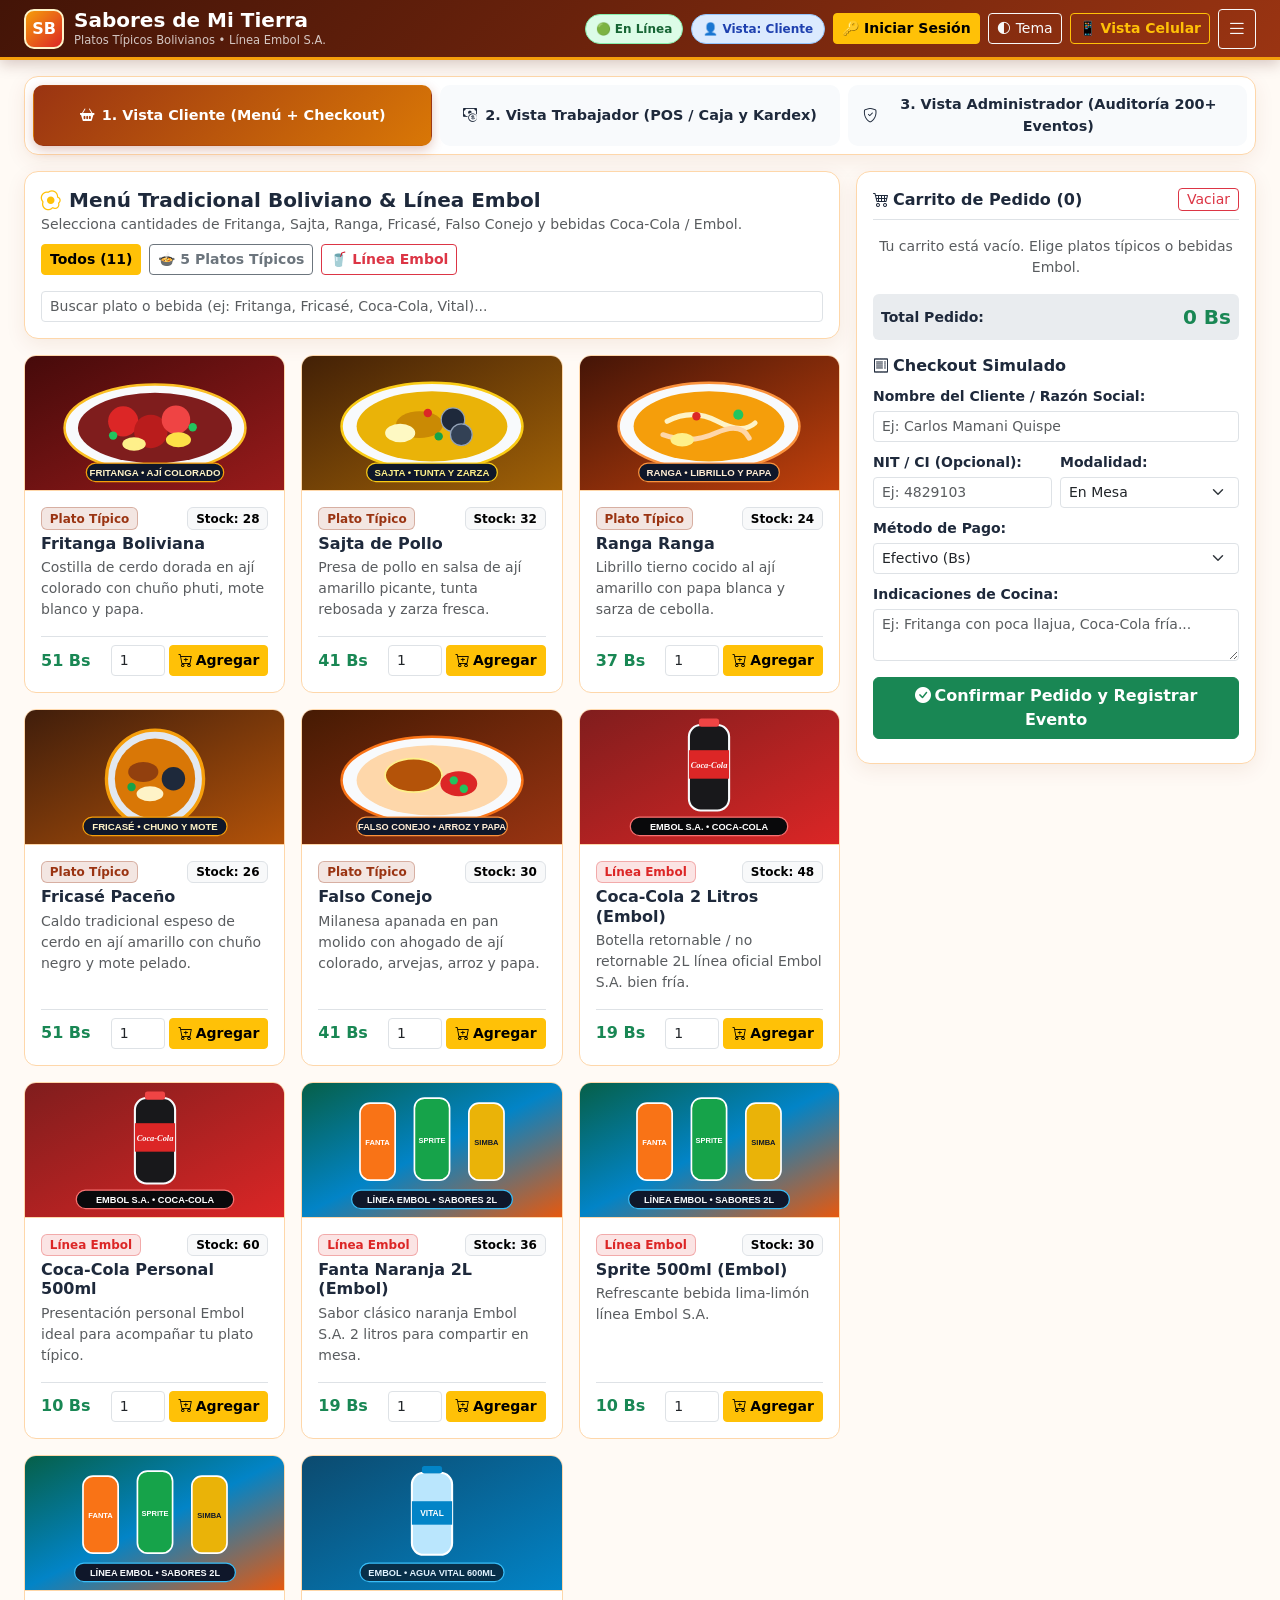
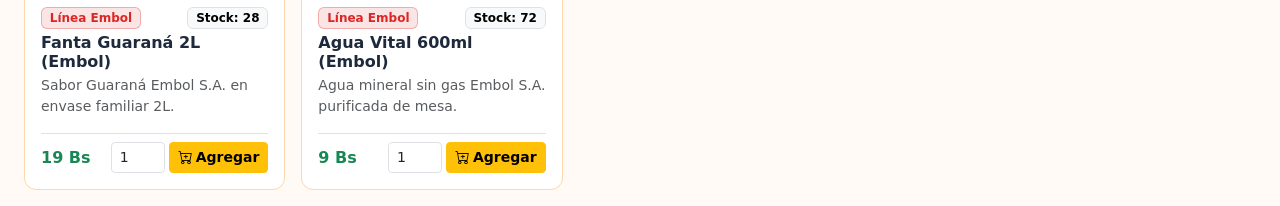
<file: fase-ui-pwa/index.html>
<!DOCTYPE html>
<html lang="es">
<head>
  <!-- === [CONFIGURACIÓN BASE Y PWA]: Meta Tags, Manifiesto y Bootstrap 5 === -->
  <meta charset="UTF-8">
  <meta name="viewport" content="width=device-width, initial-scale=1.0, maximum-scale=1.0, user-scalable=no">
  <meta name="theme-color" content="#9a3412">
  <meta name="description" content="Sabores de Mi Tierra — Sistema Full Frontend SPA para microempresa de platos típicos bolivianos y bebidas línea Embol.">
  <title>Sabores de Mi Tierra | Sistema Gastronómico Boliviano &amp; Línea Embol</title>

  <link rel="manifest" href="manifest.json">
  <link href="https://cdn.jsdelivr.net/npm/bootstrap@5.3.2/dist/css/bootstrap.min.css" rel="stylesheet">
  <link href="https://cdn.jsdelivr.net/npm/bootstrap-icons@1.11.1/font/bootstrap-icons.css" rel="stylesheet">
  <link rel="stylesheet" href="styles.css">
</head>
<body>

  <!-- === [BANNER DETECCIÓN MÓVIL]: Acceso directo a mobile.html sin scroll === -->
  <div id="bannerDeteccionMovil" class="banner-deteccion-movil">
    <span><i class="bi bi-phone me-1"></i> Dispositivo móvil detectado: abre nuestra versión optimizada sin scroll.</span>
    <a href="mobile.html" class="btn btn-sm btn-warning fw-bold">📱 Vista Celular</a>
  </div>

  <!-- === [ENCABEZADO SPA]: Marca, Estado Red, Rol Activo, Login y Hidratación SSR === -->
  <header class="navbar-sabores py-2">
    <div class="container-fluid px-3 px-lg-4 d-flex align-items-center justify-content-between flex-wrap gap-2">
      <a href="#top" class="brand-logo-box">
        <span class="brand-emblem">SB</span>
        <div>
          <h1 class="h5 m-0 fw-bold">Sabores de Mi Tierra</h1>
          <small class="d-block opacity-75" style="font-size: 0.72rem;">Platos Típicos Bolivianos • Línea Embol S.A.</small>
        </div>
      </a>

      <div id="contenedorMenu" class="d-flex align-items-center flex-wrap gap-2" data-hidratado="false">
        <span id="estadoRed" class="estado-red-badge">🟢 En Línea</span>
        <span id="badgeRolVista" class="rol-vista-badge rol-cliente">👤 Vista: Cliente</span>
        <button id="btnAbrirLogin" class="btn btn-warning btn-sm fw-bold btn-hidratable" data-hidratado="false" type="button">
          <i class="bi bi-person-lock me-1"></i>Iniciar Sesión
        </button>
        <button id="themeBtn" class="btn btn-outline-light btn-sm btn-hidratable" data-hidratado="false" type="button" title="Cambiar tema">
          🌓 Tema
        </button>
        <a href="mobile.html" class="btn btn-outline-warning btn-sm fw-semibold">📱 Vista Celular</a>
        <button id="hamburgerBtn" class="btn btn-outline-light btn-sm btn-hidratable" data-hidratado="false" type="button" aria-label="Menú Rápido">
          <i class="bi bi-list fs-5"></i>
        </button>
      </div>
    </div>

    <!-- Menú Desplegable -->
    <nav id="navMenu" class="nav-menu-desplegable" aria-label="Navegación rápida">
      <div class="container-fluid d-flex flex-wrap gap-3 align-items-center">
        <button class="btn btn-link text-warning text-decoration-none fw-semibold p-0 link-vista-menu btn-hidratable" data-hidratado="false" type="button" data-vista="vista-cliente">👤 Vista Cliente (Menú y Carrito)</button>
        <button class="btn btn-link text-warning text-decoration-none fw-semibold p-0 link-vista-menu btn-hidratable" data-hidratado="false" type="button" data-vista="vista-trabajador">🧾 Vista Trabajador (POS / Caja)</button>
        <button class="btn btn-link text-warning text-decoration-none fw-semibold p-0 link-vista-menu btn-hidratable" data-hidratado="false" type="button" data-vista="vista-admin">🛡️ Vista Administrador (200+ Eventos y Stock)</button>
        <a href="mobile.html" class="text-white text-decoration-none fw-semibold ms-auto">📱 Abrir Versión Móvil 0 Scroll</a>
      </div>
    </nav>
  </header>

  <main class="container-fluid px-3 px-lg-4 py-3" id="top" style="max-width: 1380px;">

    <!-- === [NAVEGACIÓN PRINCIPAL POR LAS 3 VISTAS / ROLES EN UNA SOLA PÁGINA (SPA)] === -->
    <section class="mb-3" aria-label="Selector de Vistas por Rol">
      <div class="spa-role-tabs">
        <button type="button" class="btn-vista-spa btn-hidratable active" data-hidratado="false" data-vista="vista-cliente">
          <i class="bi bi-basket2-fill"></i> 1. Vista Cliente (Menú + Checkout)
        </button>
        <button type="button" class="btn-vista-spa btn-hidratable" data-hidratado="false" data-vista="vista-trabajador">
          <i class="bi bi-cash-coin"></i> 2. Vista Trabajador (POS / Caja y Kardex)
        </button>
        <button type="button" class="btn-vista-spa btn-hidratable" data-hidratado="false" data-vista="vista-admin">
          <i class="bi bi-shield-check"></i> 3. Vista Administrador (Auditoría 200+ Eventos)
        </button>
      </div>
    </section>

    <!-- ======================================================================
         VISTA 1: CLIENTE (CATÁLOGO 5 PLATOS + BEBIDAS EMBOL + CARRITO + CHECKOUT)
         ====================================================================== -->
    <section id="vista-cliente" class="vista-spa-panel active">
      <div class="row g-3">
        <!-- Columna Izquierda: Filtros, Buscador y Catálogo -->
        <div class="col-lg-8">
          <div class="card-sabores p-3 mb-3">
            <div class="d-flex flex-wrap align-items-center justify-content-between gap-2 mb-3">
              <div>
                <h2 class="h5 fw-bold m-0"><i class="bi bi-egg-fried me-2 text-warning"></i>Menú Tradicional Boliviano &amp; Línea Embol</h2>
                <small class="text-muted">Selecciona cantidades de Fritanga, Sajta, Ranga, Fricasé, Falso Conejo y bebidas Coca-Cola / Embol.</small>
              </div>
              <div class="d-flex gap-2 flex-wrap">
                <button type="button" class="btn btn-sm btn-warning fw-bold btn-cat-menu btn-hidratable" data-hidratado="false" data-cat="todos">Todos (11)</button>
                <button type="button" class="btn btn-sm btn-outline-secondary fw-semibold btn-cat-menu btn-hidratable" data-hidratado="false" data-cat="platos">🍲 5 Platos Típicos</button>
                <button type="button" class="btn btn-sm btn-outline-danger fw-semibold btn-cat-menu btn-hidratable" data-hidratado="false" data-cat="bebidas">🥤 Línea Embol</button>
              </div>
            </div>
            <input type="text" id="buscarMenuCliente" class="form-control form-control-sm" placeholder="Buscar plato o bebida (ej: Fritanga, Fricasé, Coca-Cola, Vital)...">
          </div>

          <!-- Grilla dinámica del catálogo de Cliente -->
          <div id="catalogoClienteGrid" class="row g-3"></div>
        </div>

        <!-- Columna Derecha: Carrito Local + Formulario de Checkout Simulado -->
        <div class="col-lg-4">
          <div class="card-sabores p-3 sticky-lg-top" style="top: 76px;">
            <div class="d-flex justify-content-between align-items-center border-bottom pb-2 mb-2">
              <h3 class="h6 fw-bold m-0"><i class="bi bi-cart4 me-1"></i>Carrito de Pedido (<span id="carritoContador">0</span>)</h3>
              <button type="button" id="btnVaciarCarrito" class="btn btn-outline-danger btn-sm py-0 px-2 btn-hidratable" data-hidratado="false">Vaciar</button>
            </div>

            <div id="listaCarritoCliente" class="mb-2" style="max-height: 220px; overflow-y: auto;"></div>

            <div class="d-flex justify-content-between align-items-center bg-body-secondary rounded p-2 mb-3">
              <span class="fw-semibold small">Total Pedido:</span>
              <strong id="totalCarritoCliente" class="fs-5 text-success">0 Bs</strong>
            </div>

            <form id="formCheckoutCliente" novalidate>
              <h4 class="h6 fw-bold mb-2"><i class="bi bi-receipt me-1"></i>Checkout Simulado</h4>
              <div class="mb-2">
                <label for="checkoutNombre" class="form-label small fw-semibold mb-1">Nombre del Cliente / Razón Social:</label>
                <input type="text" id="checkoutNombre" class="form-control form-control-sm" placeholder="Ej: Carlos Mamani Quispe">
                <span id="errCheckoutNombre" class="error-msg">⚠️ Ingresa el nombre completo (mínimo 3 letras).</span>
              </div>
              <div class="row g-2 mb-2">
                <div class="col-6">
                  <label for="checkoutNit" class="form-label small fw-semibold mb-1">NIT / CI (Opcional):</label>
                  <input type="text" id="checkoutNit" class="form-control form-control-sm" placeholder="Ej: 4829103">
                </div>
                <div class="col-6">
                  <label for="checkoutModalidad" class="form-label small fw-semibold mb-1">Modalidad:</label>
                  <select id="checkoutModalidad" class="form-select form-select-sm">
                    <option value="En Mesa">En Mesa</option>
                    <option value="Para Llevar">Para Llevar</option>
                    <option value="Delivery Local">Delivery Local</option>
                  </select>
                </div>
              </div>
              <div class="mb-2">
                <label for="checkoutPago" class="form-label small fw-semibold mb-1">Método de Pago:</label>
                <select id="checkoutPago" class="form-select form-select-sm">
                  <option value="Efectivo">Efectivo (Bs)</option>
                  <option value="QR">QR Simple Bancario</option>
                </select>
              </div>
              <div class="mb-3">
                <label for="checkoutNotas" class="form-label small fw-semibold mb-1">Indicaciones de Cocina:</label>
                <textarea id="checkoutNotas" class="form-control form-control-sm" rows="2" placeholder="Ej: Fritanga con poca llajua, Coca-Cola fría..."></textarea>
              </div>
              <button type="submit" id="btnConfirmarCheckout" class="btn btn-success w-100 fw-bold btn-hidratable" data-hidratado="false">
                <i class="bi bi-check-circle-fill me-1"></i>Confirmar Pedido y Registrar Evento
              </button>
            </form>
            <div id="alertaCheckout" class="mt-2"></div>
          </div>
        </div>
      </div>
    </section>

    <!-- ======================================================================
         VISTA 2: TRABAJADOR (POS / HOJA FÍSICA DE CAJA Y KARDEX)
         ====================================================================== -->
    <section id="vista-trabajador" class="vista-spa-panel">
      <!-- Fila KPI de Arqueo de Caja Físico -->
      <div class="row g-2 mb-3">
        <div class="col-6 col-md">
          <div class="kpi-card kpi-dorado">
            <small class="text-muted d-block">Caja Inicial (Cambio)</small>
            <div id="posCajaInicial" class="kpi-valor">350.00 Bs</div>
          </div>
        </div>
        <div class="col-6 col-md">
          <div class="kpi-card kpi-verde">
            <small class="text-muted d-block">Ventas en Efectivo</small>
            <div id="posVentasEfectivo" class="kpi-valor">0.00 Bs</div>
          </div>
        </div>
        <div class="col-6 col-md">
          <div class="kpi-card kpi-azul">
            <small class="text-muted d-block">Ventas por QR</small>
            <div id="posVentasQR" class="kpi-valor">0.00 Bs</div>
          </div>
        </div>
        <div class="col-6 col-md">
          <div class="kpi-card kpi-rojo">
            <small class="text-muted d-block">Egresos Fact. Embol</small>
            <div id="posEgresosEmbol" class="kpi-valor">0.00 Bs</div>
          </div>
        </div>
        <div class="col-12 col-md">
          <div class="kpi-card">
            <small class="text-muted d-block">Saldo Físico Caja Hoy</small>
            <div id="posSaldoCaja" class="kpi-valor">350.00 Bs</div>
          </div>
        </div>
      </div>

      <!-- PLANILLA DIGITAL INTERACTIVA DE CONTROL FÍSICO DE CAJA Y KARDEX (A - J) -->
      <div class="card-sabores p-3 mb-3">
        <div class="d-flex flex-wrap justify-content-between align-items-center gap-2 mb-2">
          <div>
            <h3 class="h6 fw-bold m-0"><i class="bi bi-table me-2 text-warning"></i>Planilla Digital de Control Físico (Ventas, Stock y Liquidación A – J)</h3>
            <small class="text-muted">Edita <strong>INI</strong>, cantidades por boleta, método <strong>EF / QR / TARJ</strong>, envase/ajuste y caja inicio. Todo persiste en <code>localStorage</code>.</small>
          </div>
          <div class="d-flex flex-wrap gap-1 align-items-center">
            <input type="text" id="planillaDia" class="form-control form-control-sm" value="Miércoles" style="width: 96px;" aria-label="Día de la planilla">
            <input type="text" id="planillaHorario" class="form-control form-control-sm" value="12:17 - 16:18" style="width: 108px;" aria-label="Horario de turno">
            <input type="date" id="planillaFecha" class="form-control form-control-sm" value="2026-10-11" style="width: 126px;" aria-label="Fecha de planilla">
            <button type="button" id="btnAgregarColumnaPlanilla" class="btn btn-warning btn-sm fw-bold btn-hidratable" data-hidratado="false">+ Boleta</button>
            <button type="button" id="btnCargarPlanillaFoto" class="btn btn-outline-primary btn-sm fw-semibold btn-hidratable" data-hidratado="false">Hoja Ejemplo</button>
            <button type="button" id="btnLimpiarPlanilla" class="btn btn-outline-danger btn-sm fw-semibold btn-hidratable" data-hidratado="false">Nuevo Turno</button>
            <button type="button" id="btnGuardarPlanillaEvento" class="btn btn-success btn-sm fw-bold btn-hidratable" data-hidratado="false">Guardar Arqueo</button>
          </div>
        </div>

        <div class="row g-3">
          <div class="col-xl-9">
            <div class="planilla-wrapper">
              <table id="tablaPlanillaFisica" class="tabla-planilla-fisica"></table>
            </div>
          </div>

          <!-- Cuadro Oficial de Liquidación A a J idéntico a la hoja física -->
          <div class="col-xl-3">
            <div class="cuadro-liquidacion-aj h-100 d-flex flex-column justify-content-between">
              <div class="fw-bold text-center border-bottom pb-1 mb-1">ARQUEO Y LIQUIDACIÓN (A – J)</div>

              <div class="fila-liquidacion destacada">
                <div class="d-flex align-items-center gap-1"><span class="codigo-letra">A</span><span>TOTAL VENTAS</span></div>
                <strong id="liqA_TotalVentas">584 Bs</strong>
              </div>
              <div class="fila-liquidacion">
                <div class="d-flex align-items-center gap-1"><span class="codigo-letra">B</span><span>DESCUENTO / PROMO</span></div>
                <input type="number" id="liqB_Descuento" class="form-control form-control-sm liq-input" value="0" min="0" step="1">
              </div>
              <div class="fila-liquidacion destacada">
                <div class="d-flex align-items-center gap-1"><span class="codigo-letra">C</span><span class="formula-pill">C = A - B</span><span>INGRESOS</span></div>
                <strong id="liqC_TotalIngresos" class="text-success">584 Bs</strong>
              </div>

              <div class="fila-liquidacion">
                <div class="d-flex align-items-center gap-1"><span class="codigo-letra">D</span><span>TARJETA</span></div>
                <strong id="liqD_Tarjeta">0 Bs</strong>
              </div>
              <div class="fila-liquidacion">
                <div class="d-flex align-items-center gap-1"><span class="codigo-letra">E</span><span>QR</span></div>
                <strong id="liqE_QR" class="text-info">219 Bs</strong>
              </div>
              <div class="fila-liquidacion">
                <div class="d-flex align-items-center gap-1"><span class="codigo-letra">F</span><span>COMPRAS</span></div>
                <input type="number" id="liqF_Compras" class="form-control form-control-sm liq-input" value="0" min="0" step="1">
              </div>
              <div class="fila-liquidacion">
                <div class="d-flex align-items-center gap-1"><span class="codigo-letra">G</span><span>PAGOS</span></div>
                <input type="number" id="liqG_Pagos" class="form-control form-control-sm liq-input" value="0" min="0" step="1">
              </div>
              <div class="fila-liquidacion destacada">
                <div class="d-flex align-items-center gap-1"><span class="codigo-letra">H</span><span class="formula-pill">H = C-D-E-F-G</span><span>EFECTIVO</span></div>
                <strong id="liqH_TotalEfectivo" class="text-success">365 Bs</strong>
              </div>

              <div class="fila-liquidacion">
                <div class="d-flex align-items-center gap-1"><span class="codigo-letra">I</span><span>CAJA INICIO</span></div>
                <input type="number" id="liqI_CajaInicio" class="form-control form-control-sm liq-input" value="87" min="0" step="1">
              </div>
              <div class="fila-liquidacion destacada">
                <div class="d-flex align-items-center gap-1"><span class="codigo-letra">J</span><span class="formula-pill">J = H + I</span><span>EFECT. + CAJA</span></div>
                <strong id="liqJ_EfectivoMasCaja" class="text-primary fs-6">452 Bs</strong>
              </div>
            </div>
          </div>
        </div>
      </div>

      <div class="row g-3">
        <!-- Panel Izquierdo: Apertura/Cierre Caja + Comanda Rápida + Recepción Factura Embol -->
        <div class="col-lg-5">
          <!-- Control de Caja Inicial y Cierre -->
          <div class="card-sabores p-3 mb-3">
            <div class="d-flex justify-content-between align-items-center mb-2">
              <h3 class="h6 fw-bold m-0"><i class="bi bi-safe2 me-1"></i>Control Físico de Caja Diaria</h3>
              <button type="button" id="btnCierreCajaDiario" class="btn btn-dark btn-sm fw-bold btn-hidratable" data-hidratado="false">
                <i class="bi bi-lock-fill me-1"></i>Registrar Cierre de Caja
              </button>
            </div>
            <form id="formCajaInicial" class="d-flex gap-2 align-items-start" novalidate>
              <div class="flex-grow-1">
                <input type="number" id="inputCajaInicial" class="form-control form-control-sm" value="350" min="0" step="10" placeholder="Monto apertura Bs">
                <span id="errCajaInicial" class="error-msg">⚠️ Monto válido requerido (>= 0 Bs).</span>
              </div>
              <button type="submit" class="btn btn-outline-primary btn-sm fw-semibold btn-hidratable" data-hidratado="false">Fijar Apertura</button>
            </form>
          </div>

          <!-- Comanda Rápida POS -->
          <div class="card-sabores p-3 mb-3">
            <h3 class="h6 fw-bold mb-2"><i class="bi bi-lightning-charge-fill text-warning me-1"></i>Registro Rápido de Comanda POS</h3>
            <form id="formComandaPOS" novalidate>
              <div class="row g-2 mb-2">
                <div class="col-8">
                  <label for="posSelectProducto" class="form-label small fw-semibold mb-1">Plato o Bebida Embol:</label>
                  <select id="posSelectProducto" class="form-select form-select-sm"></select>
                </div>
                <div class="col-4">
                  <label for="posCantidad" class="form-label small fw-semibold mb-1">Cant.:</label>
                  <input type="number" id="posCantidad" class="form-control form-control-sm" value="1" min="1" max="50">
                </div>
              </div>
              <div class="row g-2 mb-2">
                <div class="col-6">
                  <label for="posClienteMesa" class="form-label small fw-semibold mb-1">Mesa / Cliente:</label>
                  <input type="text" id="posClienteMesa" class="form-control form-control-sm" value="Mesa 1">
                </div>
                <div class="col-6">
                  <label for="posMetodoPago" class="form-label small fw-semibold mb-1">Cobro en:</label>
                  <select id="posMetodoPago" class="form-select form-select-sm">
                    <option value="Efectivo">Efectivo (Bs)</option>
                    <option value="QR">QR Simple</option>
                  </select>
                </div>
              </div>
              <button type="submit" class="btn btn-success btn-sm w-100 fw-bold btn-hidratable" data-hidratado="false">
                <i class="bi bi-plus-circle me-1"></i>Cobrar y Descontar Stock
              </button>
            </form>
          </div>

          <!-- Factura Proveedor Embol / Kardex -->
          <div class="card-sabores p-3">
            <h3 class="h6 fw-bold mb-2"><i class="bi bi-truck text-danger me-1"></i>Ingreso por Factura Embol / Insumos (Kardex)</h3>
            <form id="formCompraEmbol" novalidate>
              <div class="row g-2 mb-2">
                <div class="col-6">
                  <label for="embolProveedor" class="form-label small fw-semibold mb-1">Proveedor:</label>
                  <select id="embolProveedor" class="form-select form-select-sm">
                    <option value="Embol S.A. (Coca-Cola)">Embol S.A. (Coca-Cola)</option>
                    <option value="Frigorífico San Pedro">Frigorífico San Pedro</option>
                    <option value="Mercado Rodríguez">Mercado Rodríguez</option>
                  </select>
                </div>
                <div class="col-6">
                  <label for="embolFactura" class="form-label small fw-semibold mb-1">N° Factura:</label>
                  <input type="text" id="embolFactura" class="form-control form-control-sm" placeholder="Ej: FAC-009842">
                  <span id="errEmbolFactura" class="error-msg">⚠️ Mínimo 4 caracteres.</span>
                </div>
              </div>
              <div class="row g-2 mb-2">
                <div class="col-6">
                  <label for="embolProducto" class="form-label small fw-semibold mb-1">Artículo / Reposición:</label>
                  <select id="embolProducto" class="form-select form-select-sm"></select>
                </div>
                <div class="col-3">
                  <label for="embolCantidad" class="form-label small fw-semibold mb-1">Unid.:</label>
                  <input type="number" id="embolCantidad" class="form-control form-control-sm" value="12" min="1" max="500">
                </div>
                <div class="col-3">
                  <label for="embolCostoTotal" class="form-label small fw-semibold mb-1">Bs Fact.:</label>
                  <input type="number" id="embolCostoTotal" class="form-control form-control-sm" value="110" min="1">
                  <span id="errEmbolCosto" class="error-msg">⚠️ > 0 Bs</span>
                </div>
              </div>
              <button type="submit" class="btn btn-danger btn-sm w-100 fw-bold btn-hidratable" data-hidratado="false">
                <i class="bi bi-file-earmark-check me-1"></i>Registrar Factura e Ingresar Stock
              </button>
            </form>
          </div>
        </div>

        <!-- Panel Derecho: Hoja Física de Caja + Cola de Cocina Blindada + Registro Anti-XSS -->
        <div class="col-lg-7">
          <div class="card-sabores p-3 mb-3">
            <h3 class="h6 fw-bold mb-2"><i class="bi bi-journal-text me-1"></i>Hoja de Control Físico de Movimientos (Últimos del Turno)</h3>
            <div class="table-responsive" style="max-height: 250px; overflow-y: auto;">
              <table class="table table-sm table-striped align-middle mb-0">
                <thead>
                  <tr>
                    <th>Fecha/Hora</th>
                    <th>Tipo</th>
                    <th>Detalle</th>
                    <th>Pago</th>
                    <th class="text-end">Monto</th>
                  </tr>
                </thead>
                <tbody id="tablaMovimientosPOS"></tbody>
              </table>
            </div>
          </div>

          <div class="row g-3">
            <div class="col-md-6">
              <div class="cola-karaoke h-100">
                <h4 class="h6 fw-bold mb-2"><i class="bi bi-list-check me-1"></i>Cola de Comandas en Cocina (Táctil 44px)</h4>
                <div class="d-flex gap-2 mb-2">
                  <input type="text" id="inputCancion" class="form-control form-control-sm" placeholder="Ej: Mesa 4 • 2 Fritangas + Coca-Cola 2L">
                  <button type="button" id="btnPedir" class="btn btn-dark btn-sm btn-tactil btn-hidratable" data-hidratado="false">+</button>
                </div>
                <span id="errInputCancion" class="error-msg mb-2">⚠️ Escribe la comanda (mínimo 3 caracteres).</span>
                <div id="listaCanciones"></div>
              </div>
            </div>
            <div class="col-md-6">
              <div class="card-sabores p-3 h-100">
                <h4 class="h6 fw-bold mb-2"><i class="bi bi-shield-check me-1"></i>Historial Rápido de Pedidos (Anti-XSS)</h4>
                <ul id="listaReservas" class="lista-segura"></ul>
              </div>
            </div>
          </div>
        </div>
      </div>
    </section>

    <!-- ======================================================================
         VISTA 3: ADMINISTRADOR (AUDITORÍA 200+ EVENTOS, STOCK Y MÉTRICAS)
         ====================================================================== -->
    <section id="vista-admin" class="vista-spa-panel">
      <!-- Métricas en tiempo real calculadas desde localStorage -->
      <div class="row g-2 mb-3">
        <div class="col-6 col-md-4 col-lg-2">
          <div class="kpi-card kpi-dorado">
            <small class="text-muted d-block">Total Eventos</small>
            <div id="kpiTotalEventos" class="kpi-valor">0</div>
          </div>
        </div>
        <div class="col-6 col-md-4 col-lg-2">
          <div class="kpi-card kpi-verde">
            <small class="text-muted d-block">Ingresos Ventas</small>
            <div id="kpiIngresosTotales" class="kpi-valor">0 Bs</div>
          </div>
        </div>
        <div class="col-6 col-md-4 col-lg-2">
          <div class="kpi-card kpi-rojo">
            <small class="text-muted d-block">Compras Embol/Ins.</small>
            <div id="kpiEgresosTotales" class="kpi-valor">0 Bs</div>
          </div>
        </div>
        <div class="col-6 col-md-4 col-lg-2">
          <div class="kpi-card kpi-azul">
            <small class="text-muted d-block">Saldo Neto</small>
            <div id="kpiSaldoNeto" class="kpi-valor">0 Bs</div>
          </div>
        </div>
        <div class="col-6 col-md-4 col-lg-2">
          <div class="kpi-card">
            <small class="text-muted d-block">Platos Vendidos</small>
            <div id="kpiPlatosVendidos" class="kpi-valor">0</div>
          </div>
        </div>
        <div class="col-6 col-md-4 col-lg-2">
          <div class="kpi-card kpi-rojo">
            <small class="text-muted d-block">Bebidas Embol Vend.</small>
            <div id="kpiBebidasVendidas" class="kpi-valor">0</div>
          </div>
        </div>
      </div>

      <div class="row g-3">
        <!-- Control de Stock Actual de Platos y Bebidas Embol -->
        <div class="col-lg-5">
          <div class="card-sabores p-3 h-100">
            <h3 class="h6 fw-bold mb-2"><i class="bi bi-boxes me-1 text-warning"></i>Control de Stock Actual (Kardex Platos &amp; Embol)</h3>
            <div class="table-responsive" style="max-height: 440px; overflow-y: auto;">
              <table class="table table-sm table-striped align-middle mb-0">
                <thead>
                  <tr>
                    <th>Producto</th>
                    <th class="text-center">Stock</th>
                    <th class="text-end">P. Venta</th>
                    <th class="text-end">Reponer</th>
                  </tr>
                </thead>
                <tbody id="tablaStockAdmin"></tbody>
              </table>
            </div>
          </div>
        </div>

        <!-- Tabla de Auditoría Completa de los 200+ Eventos -->
        <div class="col-lg-7">
          <div class="card-sabores p-3">
            <div class="d-flex flex-wrap justify-content-between align-items-center gap-2 mb-2">
              <div>
                <h3 class="h6 fw-bold m-0"><i class="bi bi-database-check me-1 text-success"></i>Tabla de Auditoría Histórica (<span id="contadorEventosAuditoria">0</span>)</h3>
                <small class="text-muted">Registro persistente en <code>localStorage</code> con +200 eventos iniciales</small>
              </div>
              <div class="d-flex gap-2">
                <button type="button" id="btnExportarEventos" class="btn btn-outline-success btn-sm fw-semibold btn-hidratable" data-hidratado="false">
                  <i class="bi bi-download me-1"></i>Exportar CSV
                </button>
                <button type="button" id="btnReset200Eventos" class="btn btn-outline-warning btn-sm fw-semibold btn-hidratable" data-hidratado="false">
                  <i class="bi bi-arrow-clockwise me-1"></i>Regenerar 205 Eventos
                </button>
              </div>
            </div>

            <div class="row g-2 mb-2">
              <div class="col-md-4">
                <select id="filtroTipoEvento" class="form-select form-select-sm">
                  <option value="todos">Todos los Eventos</option>
                  <option value="VENTA">Ventas (Platos / Embol)</option>
                  <option value="COMPRA">Compras / Facturas Embol</option>
                  <option value="CIERRE_CAJA">Cierres de Caja Diarios</option>
                </select>
              </div>
              <div class="col-md-3">
                <select id="filtroMetodoEvento" class="form-select form-select-sm">
                  <option value="todos">Todo Método</option>
                  <option value="Efectivo">Efectivo</option>
                  <option value="QR">QR Simple</option>
                  <option value="Factura">Factura Proveedor</option>
                  <option value="Arqueo">Arqueo Caja</option>
                </select>
              </div>
              <div class="col-md-5">
                <input type="text" id="buscarEventoAdmin" class="form-control form-control-sm" placeholder="Buscar factura, cliente, Fritanga, Embol...">
              </div>
            </div>

            <div class="tabla-auditoria-wrap">
              <table class="table table-sm table-hover align-middle mb-0">
                <thead>
                  <tr>
                    <th>ID</th>
                    <th>Fecha</th>
                    <th>Tipo</th>
                    <th>Descripción / Comprobante</th>
                    <th>Método</th>
                    <th class="text-end">Monto</th>
                  </tr>
                </thead>
                <tbody id="tablaAuditoriaEventos"></tbody>
              </table>
            </div>
          </div>
        </div>
      </div>
    </section>

  </main>

  <!-- === [MODAL DE LOGIN POR ROLES]: Cliente / Trabajador / Administrador === -->
  <div id="modalLogin" class="modal-custom-overlay" role="dialog" aria-modal="true" aria-labelledby="tituloModalLogin">
    <div class="modal-custom-card">
      <div class="d-flex justify-content-between align-items-center border-bottom pb-2 mb-3">
        <h3 id="tituloModalLogin" class="h6 fw-bold m-0"><i class="bi bi-person-badge me-1"></i>Acceso por Rol — Sabores de Mi Tierra</h3>
        <button id="btnCerrarLogin" type="button" class="btn btn-sm btn-outline-secondary btn-hidratable" data-hidratado="false" aria-label="Cerrar login">✕</button>
      </div>

      <div class="alert alert-warning py-2 px-3 small mb-3">
        <strong>Cuentas de prueba:</strong><br>
        • Cliente: <code>cliente</code> / <code>1234</code><br>
        • Trabajador (POS/Caja): <code>trabajador</code> / <code>1234</code><br>
        • Administrador (Auditoría): <code>admin</code> / <code>1234</code>
      </div>

      <form id="formLogin" novalidate>
        <div class="mb-2">
          <label for="loginUsuario" class="form-label small fw-semibold mb-1">Usuario / Rol:</label>
          <input type="text" id="loginUsuario" class="form-control form-control-sm" placeholder="cliente, trabajador o admin">
          <span id="errLoginUsuario" class="error-msg">⚠️ Ingresa tu cuenta (mínimo 3 caracteres).</span>
        </div>
        <div class="mb-2">
          <label for="loginPassword" class="form-label small fw-semibold mb-1">Contraseña:</label>
          <input type="password" id="loginPassword" class="form-control form-control-sm" placeholder="Ingresa 1234">
          <span id="errLoginPassword" class="error-msg">⚠️ Ingresa tu contraseña (mínimo 4 caracteres).</span>
        </div>
        <span id="errCredencialesLogin" class="error-msg mb-2">⚠️ Usuario o contraseña inválidos.</span>
        <div class="d-flex justify-content-end gap-2 mt-3">
          <button id="btnCerrarSesion" type="button" class="btn btn-outline-secondary btn-sm btn-hidratable" data-hidratado="false" style="display: none;">Salir a Cliente</button>
          <button id="btnSubmitLogin" type="submit" class="btn btn-warning btn-sm fw-bold btn-hidratable" data-hidratado="false">Ingresar a Vista</button>
        </div>
      </form>
    </div>
  </div>

  <!-- === [MODAL CONFIRMACIÓN CHECKOUT + TEMPORIZADOR 30s]: Seguridad de Pedido === -->
  <div id="modalConfirmarCheckout" class="modal-custom-overlay" role="dialog" aria-modal="true" aria-labelledby="tituloModalCheckout">
    <div class="modal-custom-card">
      <div class="d-flex justify-content-between align-items-center border-bottom pb-2 mb-3">
        <h3 id="tituloModalCheckout" class="h6 fw-bold m-0"><i class="bi bi-bag-check-fill text-success me-1"></i>Confirmar Pedido — Sabores de Mi Tierra</h3>
        <button id="btnCerrarModalCheckout" type="button" class="btn btn-sm btn-outline-secondary btn-hidratable" data-hidratado="false" aria-label="Cerrar confirmación">✕</button>
      </div>
      <div class="bg-body-secondary rounded p-2 mb-3 small">
        <div><strong>Cliente:</strong> <span id="modalCheckoutCliente">-</span></div>
        <div><strong>Detalle:</strong> <span id="modalCheckoutResumen">-</span></div>
        <div><strong>Total a Pagar:</strong> <strong id="modalCheckoutMonto" class="text-success">0 Bs</strong></div>
        <div class="mt-2 pt-2 border-top d-flex justify-content-between align-items-center">
          <span>Vigencia de reserva de cocina:</span>
          <span id="timerCheckout30s" class="badge text-bg-warning fw-bold fs-6">00:30</span>
        </div>
      </div>
      <div class="d-flex justify-content-end gap-2">
        <button id="btnCancelarModalCheckout" type="button" class="btn btn-outline-secondary btn-sm btn-hidratable" data-hidratado="false">Cancelar</button>
        <button id="btnProcesarModalCheckout" type="button" class="btn btn-success btn-sm fw-bold btn-hidratable" data-hidratado="false">Procesar Pedido</button>
      </div>
    </div>
  </div>

  <!-- === [TOAST FLOTANTE DE NOTIFICACIONES] === -->
  <div id="toastNotificacion" class="toast-custom-box" role="status" aria-live="polite">
    <strong id="toastTitulo" class="d-block small">Sabores de Mi Tierra</strong>
    <span id="toastMensaje" class="small">Operación registrada.</span>
  </div>

  <!-- Lógica Modular JavaScript Vanilla + LocalStorage (Cero Backend) -->
  <script src="script.js"></script>
</body>
</html>
</file>
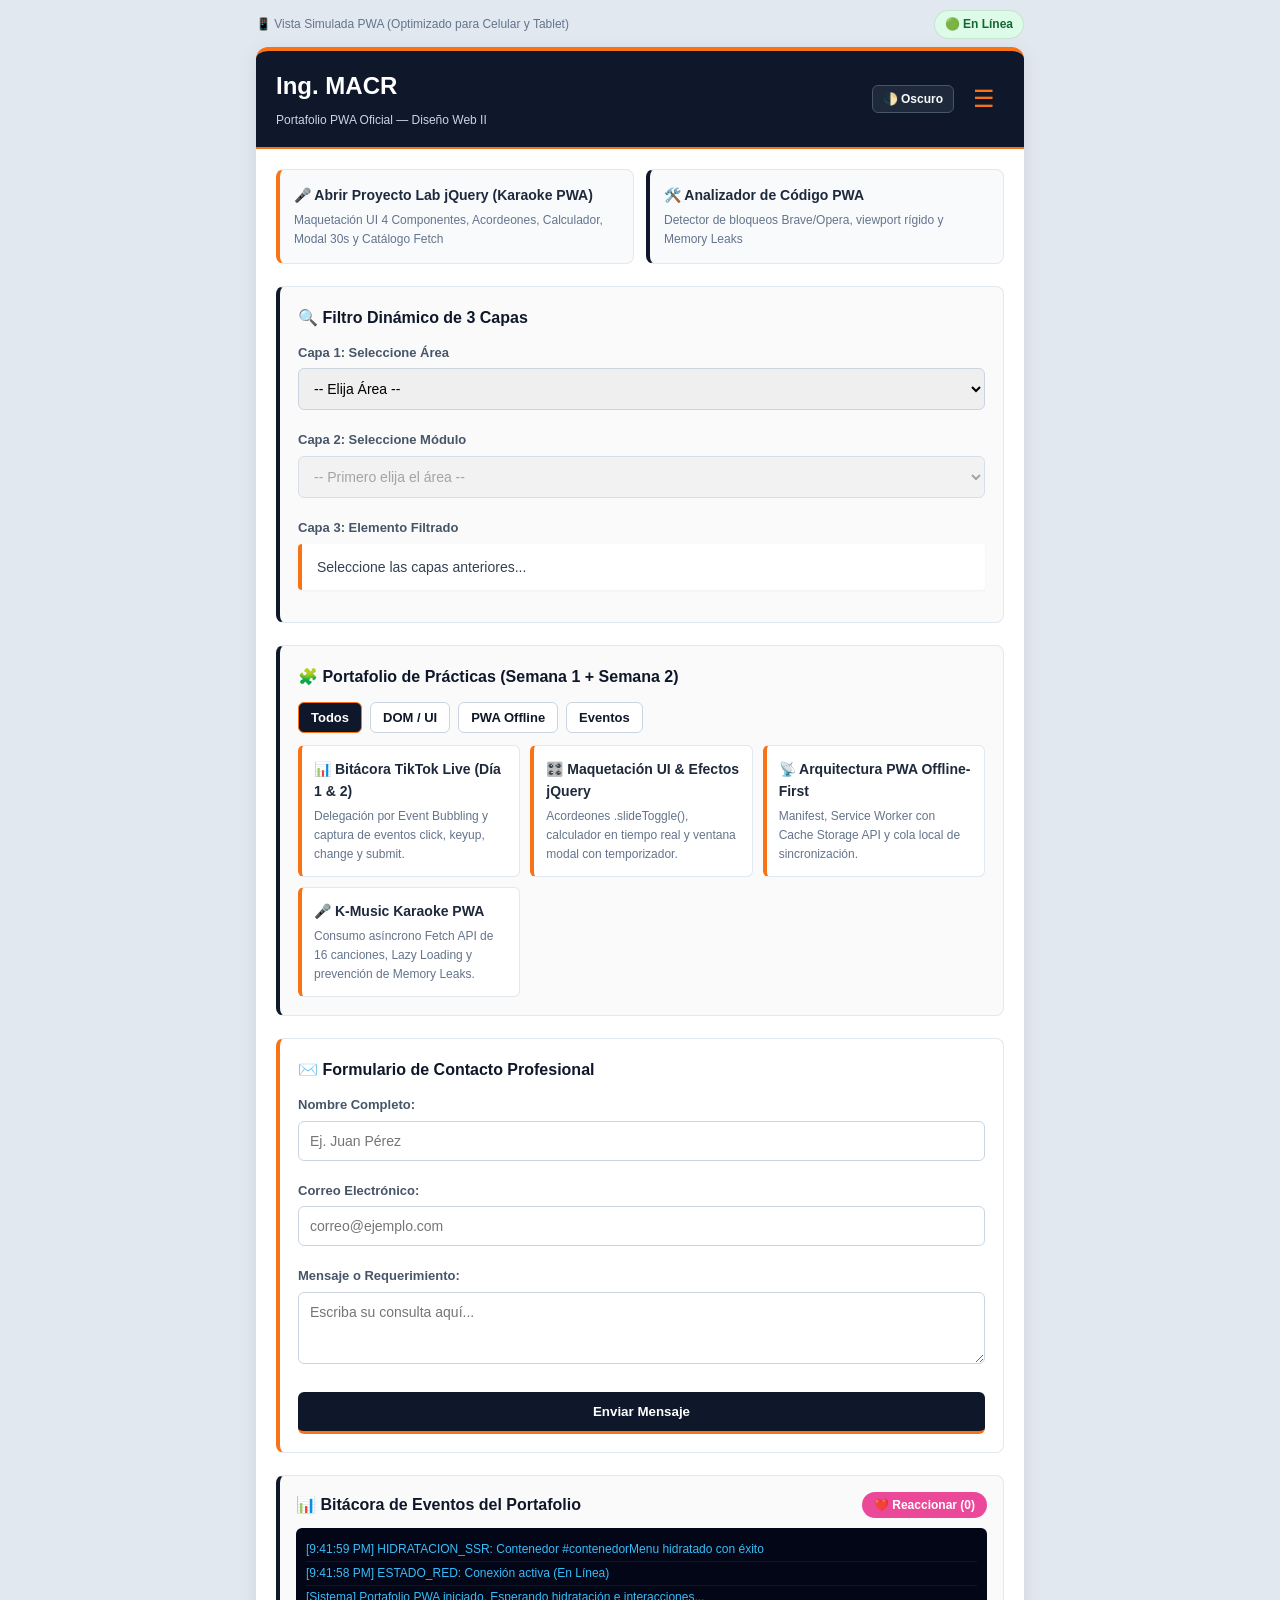
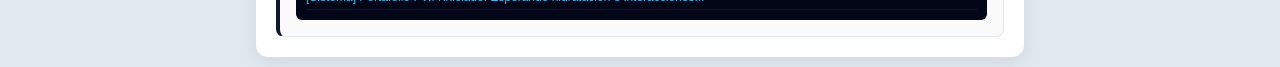
<file: fase-ui-pwa/semana 2/index.html>
<!DOCTYPE html>
<html lang="es">
<head>
    <meta charset="UTF-8">
    <!-- Meta viewport indispensable para PWA y adaptabilidad en móviles y tablets -->
    <meta name="viewport" content="width=device-width, initial-scale=1.0, maximum-scale=1.0, user-scalable=no">
    <meta name="theme-color" content="#f97316">
    <title>MACR - Portafolio y Presentación Personal (PWA)</title>

    <!-- Web App Manifest para instalación PWA -->
    <link rel="manifest" href="manifest.json">
    <link rel="icon" type="image/png" sizes="192x192" href="icons/icon-192.png">
    <link rel="stylesheet" href="styles.css">

    <!-- Enlace a jQuery CDN -->
    <script src="https://code.jquery.com/jquery-3.6.0.min.js"></script>
</head>
<body>

    <div class="top-status-bar">
        <div class="pwa-notice">📱 Vista Simulada PWA (Optimizado para Celular y Tablet)</div>
        <div id="estadoRed" class="network-badge" role="status" aria-live="polite">🟢 En Línea</div>
    </div>

    <div class="pwa-container">
        <!-- CABECERA, HIDRATACIÓN SSR Y MENÚ HAMBURGUESA -->
        <header>
            <div class="brand-header">
                <h2>Ing. MACR</h2>
                <small class="brand-subtitle">Portafolio PWA Oficial — Diseño Web II</small>
            </div>
            <div class="header-actions">
                <!-- Botón Modo Oscuro / Claro (Base Semana 1) -->
                <button type="button" id="themeBtn" class="btn-theme" title="Alternar Modo Oscuro">🌓 Oscuro</button>
                <!-- Contenedor de Simulación de Hidratación SSR -->
                <div id="contenedorMenu" data-hidratado="false">
                    <button id="hamburgerBtn" class="menu-toggle btn-estatico" type="button" aria-label="Abrir menú de navegación">Cargando...</button>
                </div>
            </div>
        </header>

        <!-- Menú desplegable animado con jQuery -->
        <nav class="nav-menu" id="navMenu" aria-label="Menú principal">
            <ul>
                <li><a href="#filtros">🔍 Filtro de 3 Capas</a></li>
                <li><a href="#catalogo-dom">🧩 Catálogo de Proyectos (DOM)</a></li>
                <li><a href="#contacto">✉️ Formulario y Contacto</a></li>
                <li><a href="#bitacora-sec">📊 Bitácora de Eventos</a></li>
                <li><a href="lab-jquery/index.html">🎤 Lab jQuery: Karaoke PWA &amp; UI</a></li>
                <li><a href="diagnostico.html">🛠️ Diagnóstico PWA / DOM</a></li>
            </ul>
        </nav>

        <main class="content">
            <!-- ACCESOS RÁPIDOS DE SEMANA 2 -->
            <section class="accesos-modulo" aria-label="Accesos a módulos de la Semana 2">
                <a href="lab-jquery/index.html" class="card-acceso card-acceso-principal">
                    <strong>🎤 Abrir Proyecto Lab jQuery (Karaoke PWA)</strong>
                    <span>Maquetación UI 4 Componentes, Acordeones, Calculador, Modal 30s y Catálogo Fetch</span>
                </a>
                <a href="diagnostico.html" class="card-acceso">
                    <strong>🛠️ Analizador de Código PWA</strong>
                    <span>Detector de bloqueos Brave/Opera, viewport rígido y Memory Leaks</span>
                </a>
            </section>

            <!-- SECCIÓN 1: FILTRO DINÁMICO DE 3 CAPAS -->
            <section id="filtros" class="filter-section">
                <h3>🔍 Filtro Dinámico de 3 Capas</h3>

                <!-- Capa 1 -->
                <div class="form-group">
                    <label for="capa1">Capa 1: Seleccione Área</label>
                    <select id="capa1">
                        <option value="">-- Elija Área --</option>
                        <option value="academico">Académico (UPDS)</option>
                        <option value="desarrollo">Desarrollo Software</option>
                    </select>
                </div>

                <!-- Capa 2 -->
                <div class="form-group">
                    <label for="capa2">Capa 2: Seleccione Módulo</label>
                    <select id="capa2" disabled>
                        <option value="">-- Primero elija el área --</option>
                    </select>
                </div>

                <!-- Capa 3 -->
                <div class="form-group">
                    <label>Capa 3: Elemento Filtrado</label>
                    <div id="resultadoFiltro" class="item-card">Seleccione las capas anteriores...</div>
                </div>
            </section>

            <!-- SECCIÓN 2: FILTRADO DE PROYECTOS (BASE SEMANA 1 - DOM & DATASET) -->
            <section id="catalogo-dom" class="catalog-section">
                <h3>🧩 Portafolio de Prácticas (Semana 1 + Semana 2)</h3>
                <div class="filter-buttons" role="group" aria-label="Filtrar proyectos por categoría">
                    <button type="button" class="btn-filtro-dom active" data-filter="todos">Todos</button>
                    <button type="button" class="btn-filtro-dom" data-filter="web">DOM / UI</button>
                    <button type="button" class="btn-filtro-dom" data-filter="pwa">PWA Offline</button>
                    <button type="button" class="btn-filtro-dom" data-filter="eventos">Eventos</button>
                </div>

                <div class="tarjetas-grid" id="gridProyectos">
                    <article class="tarjeta-item" data-categoria="eventos">
                        <h4>📊 Bitácora TikTok Live (Día 1 &amp; 2)</h4>
                        <p>Delegación por Event Bubbling y captura de eventos click, keyup, change y submit.</p>
                    </article>
                    <article class="tarjeta-item" data-categoria="web">
                        <h4>🎛️ Maquetación UI &amp; Efectos jQuery</h4>
                        <p>Acordeones .slideToggle(), calculador en tiempo real y ventana modal con temporizador.</p>
                    </article>
                    <article class="tarjeta-item" data-categoria="pwa">
                        <h4>📡 Arquitectura PWA Offline-First</h4>
                        <p>Manifest, Service Worker con Cache Storage API y cola local de sincronización.</p>
                    </article>
                    <article class="tarjeta-item" data-categoria="pwa">
                        <h4>🎤 K-Music Karaoke PWA</h4>
                        <p>Consumo asíncrono Fetch API de 16 canciones, Lazy Loading y prevención de Memory Leaks.</p>
                    </article>
                </div>
            </section>

            <!-- SECCIÓN 3: FORMULARIO DE CONTACTO CON VALIDACIÓN JQUERY Y COLA OFFLINE -->
            <section id="contacto" class="contact-section">
                <h3>✉️ Formulario de Contacto Profesional</h3>

                <div class="success-alert" id="successAlert">
                    ¡Mensaje validado y enviado correctamente! Nos pondremos en contacto pronto.
                </div>
                <div class="offline-alert" id="offlineAlert">
                    🟠 Guardado localmente - Pendiente de envío (se sincronizará automáticamente al recuperar la red).
                </div>

                <form id="pwaForm" novalidate>
                    <div class="form-group">
                        <label for="nombre">Nombre Completo:</label>
                        <input type="text" id="nombre" placeholder="Ej. Juan Pérez">
                        <div class="error-msg" id="errNombre">El nombre es obligatorio.</div>
                    </div>

                    <div class="form-group">
                        <label for="correo">Correo Electrónico:</label>
                        <input type="email" id="correo" placeholder="correo@ejemplo.com">
                        <div class="error-msg" id="errCorreo">Ingrese un correo electrónico válido.</div>
                    </div>

                    <div class="form-group">
                        <label for="mensaje">Mensaje o Requerimiento:</label>
                        <textarea id="mensaje" rows="3" placeholder="Escriba su consulta aquí..."></textarea>
                        <div class="error-msg" id="errMensaje">El mensaje no puede estar vacío.</div>
                    </div>

                    <button type="submit" class="submit-btn">Enviar Mensaje</button>
                </form>
            </section>

            <!-- SECCIÓN 4: BITÁCORA DE EVENTOS EN TIEMPO REAL (BASE SEMANA 1) -->
            <section id="bitacora-sec" class="bitacora-section">
                <div class="bitacora-header">
                    <h3>📊 Bitácora de Eventos del Portafolio</h3>
                    <button type="button" id="btnLikePortafolio" class="btn-like-portafolio">❤️ Reaccionar (<span id="likeCounter">0</span>)</button>
                </div>
                <div id="logOutput" class="log-stream">
                    <div>[Sistema] Portafolio PWA iniciado. Esperando hidratación e interacciones...</div>
                </div>
            </section>
        </main>
    </div>

    <script src="script.js"></script>
    <script>
        // Detección de Dispositivo Móvil / Tablet (Guía Técnica PWA)
        if (window.innerWidth <= 768 || /Android|iPhone|iPad/i.test(navigator.userAgent)) {
            console.log("Dispositivo Móvil o Tablet Detectado: Cargando Modo PWA");
        }

        // Registro del Service Worker para soporte Offline-First
        if ('serviceWorker' in navigator) {
            window.addEventListener('load', function() {
                navigator.serviceWorker.register('sw.js')
                    .then(reg => console.log('Service Worker PWA Registrado con Éxito:', reg.scope))
                    .catch(err => console.error('Fallo en Registro de SW:', err));
            });
        }
    </script>
</body>
</html>
</file>
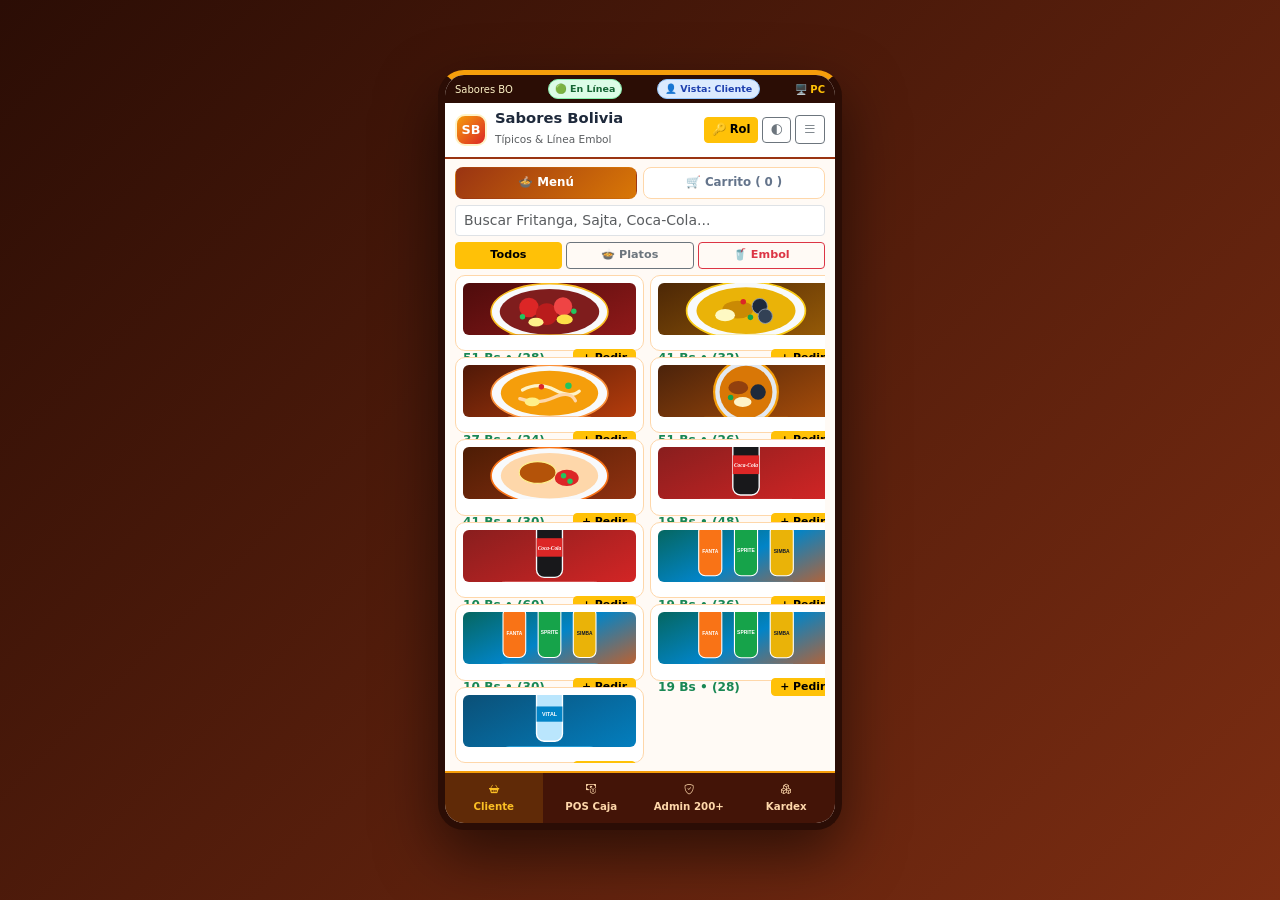
<file: fase-ui-pwa/mobile.html>
<!DOCTYPE html>
<html lang="es">
<head>
  <!-- === [CONFIGURACIÓN PWA MÓVIL 0 SCROLL]: Viewport + Manifest + Bootstrap 5 === -->
  <meta charset="UTF-8">
  <meta name="viewport" content="width=device-width, initial-scale=1.0, maximum-scale=1.0, user-scalable=no">
  <meta name="theme-color" content="#9a3412">
  <meta name="apple-mobile-web-app-capable" content="yes">
  <meta name="description" content="App Móvil 0 Scroll — Sabores de Mi Tierra: Platos típicos bolivianos y Línea Embol.">
  <title>Sabores de Mi Tierra | App Móvil</title>

  <link rel="manifest" href="manifest.json">
  <link href="https://cdn.jsdelivr.net/npm/bootstrap@5.3.2/dist/css/bootstrap.min.css" rel="stylesheet">
  <link href="https://cdn.jsdelivr.net/npm/bootstrap-icons@1.11.1/font/bootstrap-icons.css" rel="stylesheet">
  <link rel="stylesheet" href="styles.css">
</head>
<body class="vista-mobile">

  <!-- === [CONTENEDOR APP MÓVIL 100dvh]: 0 Scroll de Página === -->
  <div class="pwa-container">

    <!-- Barra de Estado, Rol Activo y Cambio a Vista PC -->
    <div class="phone-status-bar">
      <span style="white-space: nowrap;">Sabores BO</span>
      <span id="estadoRed" class="estado-red-badge" style="padding: 2px 6px; font-size: 9.5px;">🟢 En Línea</span>
      <span id="badgeRolVista" class="rol-vista-badge rol-cliente" style="padding: 2px 7px; font-size: 9.5px;">👤 Vista: Cliente</span>
      <a href="index.html" class="text-warning text-decoration-none fw-bold" style="white-space: nowrap;">🖥️ PC</a>
    </div>

    <!-- Header Compacto con Login, Tema y Menú Hamburguesa -->
    <header class="pwa-header">
      <div class="d-flex align-items-center gap-2">
        <span class="brand-emblem" style="width: 32px; height: 32px; font-size: 0.8rem;">SB</span>
        <div>
          <h2 class="m-0 fw-bold" style="font-size: 0.92rem; line-height: 1.05;">Sabores Bolivia</h2>
          <small class="text-muted" style="font-size: 0.66rem;">Típicos &amp; Línea Embol</small>
        </div>
      </div>

      <div id="contenedorMenu" class="d-flex align-items-center gap-1" data-hidratado="false">
        <button id="btnAbrirLogin" class="btn btn-warning btn-sm fw-bold btn-hidratable" data-hidratado="false" type="button" style="padding: 3px 7px; font-size: 0.72rem;">🔑 Rol</button>
        <button id="themeBtn" class="btn btn-outline-secondary btn-sm btn-hidratable" data-hidratado="false" type="button" style="padding: 3px 7px; font-size: 0.75rem;" title="Cambiar tema">🌓</button>
        <button id="hamburgerBtn" class="btn btn-outline-secondary btn-sm btn-hidratable" data-hidratado="false" type="button" style="padding: 3px 7px;" aria-label="Menú rápido"><i class="bi bi-list"></i></button>
      </div>
    </header>

    <!-- Menú Flotante -->
    <nav id="navMenu" class="nav-menu-desplegable" aria-label="Menú móvil">
      <div class="d-flex flex-column gap-2">
        <button class="btn btn-link text-warning text-start text-decoration-none p-0 fw-semibold link-tab-movil btn-hidratable" data-hidratado="false" type="button" data-tab="tab-cliente">👤 Vista Cliente (Menú y Carrito)</button>
        <button class="btn btn-link text-warning text-start text-decoration-none p-0 fw-semibold link-tab-movil btn-hidratable" data-hidratado="false" type="button" data-tab="tab-pos">🧾 Vista Trabajador (POS y Caja)</button>
        <button class="btn btn-link text-warning text-start text-decoration-none p-0 fw-semibold link-tab-movil btn-hidratable" data-hidratado="false" type="button" data-tab="tab-admin">🛡️ Vista Admin (200+ Eventos)</button>
        <button class="btn btn-link text-warning text-start text-decoration-none p-0 fw-semibold link-tab-movil btn-hidratable" data-hidratado="false" type="button" data-tab="tab-kardex">📦 Control de Stock / Kardex</button>
        <a href="index.html" class="text-white text-decoration-none fw-semibold">🖥️ Ir a Vista Escritorio</a>
      </div>
    </nav>

    <!-- === CONTENIDO PRINCIPAL DE LA APP (CERO SCROLL EN PÁGINA) === -->
    <main class="pwa-main-content">

      <!-- PESTAÑA 1: VISTA CLIENTE (MENÚ Y CARRITO / CHECKOUT) -->
      <section id="tab-cliente" class="mobile-tab-panel active">
        <div class="mobile-subnav">
          <button type="button" class="btn-subtab btn-hidratable active" data-hidratado="false" data-subtab="sub-menu">🍲 Menú</button>
          <button type="button" class="btn-subtab btn-hidratable" data-hidratado="false" data-subtab="sub-carrito">🛒 Carrito (<span id="carritoContador">0</span>)</button>
        </div>

        <!-- Subpanel 1A: Menú Interactivo -->
        <div id="sub-menu" class="mobile-subpanel active">
          <input type="text" id="buscarMenuCliente" class="form-control form-control-sm" placeholder="Buscar Fritanga, Sajta, Coca-Cola..." style="flex-shrink: 0;">
          <div class="d-flex gap-1" style="flex-shrink: 0;">
            <button type="button" class="btn btn-sm btn-warning fw-bold flex-fill py-1 btn-cat-menu btn-hidratable" data-hidratado="false" data-cat="todos" style="font-size: 0.7rem;">Todos</button>
            <button type="button" class="btn btn-sm btn-outline-secondary fw-semibold flex-fill py-1 btn-cat-menu btn-hidratable" data-hidratado="false" data-cat="platos" style="font-size: 0.7rem;">🍲 Platos</button>
            <button type="button" class="btn btn-sm btn-outline-danger fw-semibold flex-fill py-1 btn-cat-menu btn-hidratable" data-hidratado="false" data-cat="bebidas" style="font-size: 0.7rem;">🥤 Embol</button>
          </div>
          <div id="catalogoClienteGrid" class="compact-menu-grid"></div>
        </div>

        <!-- Subpanel 1B: Carrito y Checkout Simulado -->
        <div id="sub-carrito" class="mobile-subpanel">
          <div class="compact-card" style="flex-shrink: 0;">
            <div class="d-flex justify-content-between align-items-center mb-1">
              <strong style="font-size: 0.76rem;">Tu Pedido Actual</strong>
              <div class="d-flex align-items-center gap-2">
                <strong id="totalCarritoCliente" class="text-success" style="font-size: 0.86rem;">0 Bs</strong>
                <button type="button" id="btnVaciarCarrito" class="btn btn-outline-danger btn-sm py-0 px-2 btn-hidratable" data-hidratado="false" style="font-size: 0.68rem;">Vaciar</button>
              </div>
            </div>
            <div id="listaCarritoCliente" style="max-height: 98px; overflow-y: auto;"></div>
          </div>

          <div class="compact-card flex-fill" style="justify-content: space-between; overflow-y: auto;">
            <form id="formCheckoutCliente" novalidate class="d-flex flex-column gap-1">
              <div>
                <input type="text" id="checkoutNombre" class="form-control form-control-sm" placeholder="Nombre del Cliente *">
                <span id="errCheckoutNombre" class="error-msg" style="font-size: 0.66rem;">⚠️ Mínimo 3 letras.</span>
              </div>
              <div class="compact-grid-2">
                <input type="text" id="checkoutNit" class="form-control form-control-sm" placeholder="NIT / CI">
                <select id="checkoutModalidad" class="form-select form-select-sm">
                  <option value="En Mesa">En Mesa</option>
                  <option value="Para Llevar">Para Llevar</option>
                  <option value="Delivery Local">Delivery</option>
                </select>
              </div>
              <div class="compact-grid-2">
                <select id="checkoutPago" class="form-select form-select-sm">
                  <option value="Efectivo">Efectivo</option>
                  <option value="QR">QR Simple</option>
                </select>
                <input type="text" id="checkoutNotas" class="form-control form-control-sm" placeholder="Nota cocina">
              </div>
              <button type="submit" id="btnConfirmarCheckout" class="btn btn-success btn-sm w-100 fw-bold btn-hidratable" data-hidratado="false">
                Confirmar Pedido
              </button>
            </form>
            <div id="alertaCheckout" class="mt-1"></div>
          </div>
        </div>
      </section>

      <!-- PESTAÑA 2: VISTA TRABAJADOR (PLANILLA DIGITAL + CAJA A-J + FACTURAS EMBOL) -->
      <section id="tab-pos" class="mobile-tab-panel">
        <div class="mobile-subnav">
          <button type="button" class="btn-subtab btn-hidratable active" data-hidratado="false" data-subtab="sub-pos-planilla">📋 Planilla</button>
          <button type="button" class="btn-subtab btn-hidratable" data-hidratado="false" data-subtab="sub-pos-caja">💵 Caja A–J</button>
          <button type="button" class="btn-subtab btn-hidratable" data-hidratado="false" data-subtab="sub-pos-docs">📄 Embol / Cola</button>
        </div>

        <!-- Subpanel 2A: Planilla Digital Interactiva de 36 Ítems (Scroll interno) -->
        <div id="sub-pos-planilla" class="mobile-subpanel active">
          <div class="d-flex gap-1 align-items-center" style="flex-shrink: 0;">
            <input type="text" id="planillaDia" class="form-control form-control-sm" value="Miércoles" style="width: 78px; font-size: 0.7rem;" aria-label="Día">
            <input type="text" id="planillaHorario" class="form-control form-control-sm" value="12:17 - 16:18" style="width: 92px; font-size: 0.7rem;" aria-label="Horario">
            <input type="date" id="planillaFecha" class="form-control form-control-sm flex-grow-1" value="2026-10-11" style="font-size: 0.7rem;" aria-label="Fecha">
          </div>

          <div class="d-flex gap-1" style="flex-shrink: 0;">
            <button type="button" id="btnAgregarColumnaPlanilla" class="btn btn-warning btn-sm fw-bold flex-fill py-1 btn-hidratable" data-hidratado="false" style="font-size: 0.68rem;">+ Boleta</button>
            <button type="button" id="btnCargarPlanillaFoto" class="btn btn-outline-primary btn-sm fw-semibold flex-fill py-1 btn-hidratable" data-hidratado="false" style="font-size: 0.68rem;">Hoja Foto</button>
            <button type="button" id="btnLimpiarPlanilla" class="btn btn-outline-danger btn-sm fw-semibold flex-fill py-1 btn-hidratable" data-hidratado="false" style="font-size: 0.68rem;">Limpiar</button>
            <button type="button" id="btnGuardarPlanillaEvento" class="btn btn-success btn-sm fw-bold flex-fill py-1 btn-hidratable" data-hidratado="false" style="font-size: 0.68rem;">Guardar</button>
          </div>

          <div class="planilla-wrapper">
            <table id="tablaPlanillaFisica" class="tabla-planilla-fisica"></table>
          </div>
        </div>

        <!-- Subpanel 2B: Liquidación A-J + Arqueo + Comanda Rápida POS -->
        <div id="sub-pos-caja" class="mobile-subpanel">
          <div class="compact-grid-2" style="flex-shrink: 0;">
            <div class="kpi-card kpi-dorado py-1 px-2">
              <small class="text-muted d-block" style="font-size: 0.65rem;">Caja Inicial</small>
              <strong id="posCajaInicial" style="font-size: 0.85rem;">87.00 Bs</strong>
            </div>
            <div class="kpi-card kpi-verde py-1 px-2">
              <small class="text-muted d-block" style="font-size: 0.65rem;">Saldo Caja Hoy</small>
              <strong id="posSaldoCaja" style="font-size: 0.85rem;">452.00 Bs</strong>
            </div>
            <div class="kpi-card kpi-verde py-1 px-2">
              <small class="text-muted d-block" style="font-size: 0.65rem;">Efectivo</small>
              <strong id="posVentasEfectivo" style="font-size: 0.82rem;">365.00 Bs</strong>
            </div>
            <div class="kpi-card kpi-azul py-1 px-2">
              <small class="text-muted d-block" style="font-size: 0.65rem;">Ventas QR</small>
              <strong id="posVentasQR" style="font-size: 0.82rem;">219.00 Bs</strong>
            </div>
          </div>

          <div class="mobile-scroll-inner d-flex flex-column gap-2">
            <!-- Cuadro A a J completo en móvil -->
            <div class="cuadro-liquidacion-aj">
              <div class="fila-liquidacion destacada">
                <div class="d-flex align-items-center gap-1"><span class="codigo-letra">A</span><span>TOTAL VENTAS</span></div>
                <strong id="liqA_TotalVentas">584 Bs</strong>
              </div>
              <div class="fila-liquidacion">
                <div class="d-flex align-items-center gap-1"><span class="codigo-letra">B</span><span>DESCUENTO</span></div>
                <input type="number" id="liqB_Descuento" class="form-control form-control-sm liq-input" value="0" min="0">
              </div>
              <div class="fila-liquidacion destacada">
                <div class="d-flex align-items-center gap-1"><span class="codigo-letra">C</span><span class="formula-pill">A-B</span><span>INGRESOS</span></div>
                <strong id="liqC_TotalIngresos" class="text-success">584 Bs</strong>
              </div>
              <div class="fila-liquidacion">
                <div class="d-flex align-items-center gap-1"><span class="codigo-letra">D</span><span>TARJETA</span></div>
                <strong id="liqD_Tarjeta">0 Bs</strong>
              </div>
              <div class="fila-liquidacion">
                <div class="d-flex align-items-center gap-1"><span class="codigo-letra">E</span><span>QR</span></div>
                <strong id="liqE_QR" class="text-info">219 Bs</strong>
              </div>
              <div class="fila-liquidacion">
                <div class="d-flex align-items-center gap-1"><span class="codigo-letra">F</span><span>COMPRAS</span></div>
                <input type="number" id="liqF_Compras" class="form-control form-control-sm liq-input" value="0" min="0">
              </div>
              <div class="fila-liquidacion">
                <div class="d-flex align-items-center gap-1"><span class="codigo-letra">G</span><span>PAGOS</span></div>
                <input type="number" id="liqG_Pagos" class="form-control form-control-sm liq-input" value="0" min="0">
              </div>
              <div class="fila-liquidacion destacada">
                <div class="d-flex align-items-center gap-1"><span class="codigo-letra">H</span><span class="formula-pill">C-D-E-F-G</span><span>EFECTIVO</span></div>
                <strong id="liqH_TotalEfectivo" class="text-success">365 Bs</strong>
              </div>
              <div class="fila-liquidacion">
                <div class="d-flex align-items-center gap-1"><span class="codigo-letra">I</span><span>CAJA INICIO</span></div>
                <input type="number" id="liqI_CajaInicio" class="form-control form-control-sm liq-input" value="87" min="0">
              </div>
              <div class="fila-liquidacion destacada">
                <div class="d-flex align-items-center gap-1"><span class="codigo-letra">J</span><span class="formula-pill">H+I</span><span>EFECT.+CAJA</span></div>
                <strong id="liqJ_EfectivoMasCaja" class="text-primary">452 Bs</strong>
              </div>
            </div>

            <form id="formCajaInicial" class="d-flex gap-1 align-items-center" novalidate>
              <input type="number" id="inputCajaInicial" class="form-control form-control-sm" value="87" min="0" style="max-width: 100px;">
              <button type="submit" class="btn btn-outline-primary btn-sm fw-semibold btn-hidratable" data-hidratado="false" style="font-size: 0.7rem;">Apertura</button>
              <button type="button" id="btnCierreCajaDiario" class="btn btn-dark btn-sm fw-bold ms-auto btn-hidratable" data-hidratado="false" style="font-size: 0.7rem;">Cierre Diario</button>
            </form>
            <span id="errCajaInicial" class="error-msg">⚠️ Monto >= 0</span>

            <div class="compact-card">
              <form id="formComandaPOS" novalidate class="d-flex flex-column gap-1">
                <strong style="font-size: 0.74rem;"><i class="bi bi-lightning-charge text-warning me-1"></i>Comanda Rápida POS</strong>
                <select id="posSelectProducto" class="form-select form-select-sm"></select>
                <div class="compact-grid-2">
                  <input type="number" id="posCantidad" class="form-control form-control-sm" value="1" min="1" max="50" placeholder="Cant.">
                  <input type="text" id="posClienteMesa" class="form-control form-control-sm" value="Mesa 1" placeholder="Mesa">
                </div>
                <select id="posMetodoPago" class="form-select form-select-sm">
                  <option value="Efectivo">Efectivo (Bs)</option>
                  <option value="QR">QR Simple</option>
                </select>
                <button type="submit" class="btn btn-success btn-sm fw-bold btn-hidratable" data-hidratado="false">Cobrar Comanda</button>
              </form>
              <div class="d-flex justify-content-between small text-muted pt-1 mt-1 border-top">
                <span>Egresos Embol hoy:</span>
                <strong id="posEgresosEmbol" class="text-danger">0.00 Bs</strong>
              </div>
            </div>
          </div>
        </div>

        <!-- Subpanel 2B: Factura Embol + Cola Blindada 44px + Turno -->
        <div id="sub-pos-docs" class="mobile-subpanel">
          <div class="compact-card" style="flex-shrink: 0;">
            <form id="formCompraEmbol" novalidate class="d-flex flex-column gap-1">
              <strong style="font-size: 0.74rem;"><i class="bi bi-truck text-danger me-1"></i>Factura Proveedor Embol / Insumos</strong>
              <div class="compact-grid-2">
                <select id="embolProveedor" class="form-select form-select-sm">
                  <option value="Embol S.A. (Coca-Cola)">Embol S.A.</option>
                  <option value="Frigorífico San Pedro">Frigorífico</option>
                  <option value="Mercado Rodríguez">Mercado Rod.</option>
                </select>
                <input type="text" id="embolFactura" class="form-control form-control-sm" placeholder="N° Factura *">
              </div>
              <span id="errEmbolFactura" class="error-msg">⚠️ Mínimo 4 caracteres.</span>
              <div class="d-flex gap-1">
                <select id="embolProducto" class="form-select form-select-sm flex-grow-1"></select>
                <input type="number" id="embolCantidad" class="form-control form-control-sm" value="12" min="1" style="width: 60px;">
                <input type="number" id="embolCostoTotal" class="form-control form-control-sm" value="110" min="1" style="width: 68px;">
              </div>
              <span id="errEmbolCosto" class="error-msg">⚠️ Costo > 0</span>
              <button type="submit" class="btn btn-danger btn-sm fw-bold btn-hidratable" data-hidratado="false">Registrar Factura</button>
            </form>
          </div>

          <div class="cola-karaoke p-2 flex-fill d-flex flex-column" style="min-height: 0;">
            <div class="d-flex gap-1 mb-1">
              <input type="text" id="inputCancion" class="form-control form-control-sm" placeholder="Cola cocina (Mesa / Plato)...">
              <button type="button" id="btnPedir" class="btn btn-dark btn-sm btn-tactil btn-hidratable" data-hidratado="false">+</button>
            </div>
            <span id="errInputCancion" class="error-msg">⚠️ Mínimo 3 caracteres.</span>
            <div id="listaCanciones" class="mobile-scroll-inner"></div>
            <ul id="listaReservas" class="d-none"></ul>
          </div>
        </div>
      </section>

      <!-- PESTAÑA 3: VISTA ADMINISTRADOR (KPIs + AUDITORÍA 200+ EVENTOS) -->
      <section id="tab-admin" class="mobile-tab-panel">
        <div class="mobile-subnav">
          <button type="button" class="btn-subtab btn-hidratable active" data-hidratado="false" data-subtab="sub-admin-kpi">📊 Métricas</button>
          <button type="button" class="btn-subtab btn-hidratable" data-hidratado="false" data-subtab="sub-admin-auditoria">📑 200+ Eventos</button>
        </div>

        <!-- Subpanel 3A: Métricas Calculadas en Tiempo Real desde localStorage -->
        <div id="sub-admin-kpi" class="mobile-subpanel active">
          <div class="compact-grid-2" style="flex-shrink: 0;">
            <div class="kpi-card kpi-dorado py-1 px-2">
              <small class="text-muted d-block" style="font-size: 0.65rem;">Total Eventos</small>
              <strong id="kpiTotalEventos" style="font-size: 0.95rem;">0</strong>
            </div>
            <div class="kpi-card kpi-verde py-1 px-2">
              <small class="text-muted d-block" style="font-size: 0.65rem;">Ingresos Ventas</small>
              <strong id="kpiIngresosTotales" style="font-size: 0.95rem;">0 Bs</strong>
            </div>
            <div class="kpi-card kpi-rojo py-1 px-2">
              <small class="text-muted d-block" style="font-size: 0.65rem;">Compras Embol/Ins.</small>
              <strong id="kpiEgresosTotales" style="font-size: 0.9rem;">0 Bs</strong>
            </div>
            <div class="kpi-card kpi-azul py-1 px-2">
              <small class="text-muted d-block" style="font-size: 0.65rem;">Saldo Neto</small>
              <strong id="kpiSaldoNeto" style="font-size: 0.9rem;">0 Bs</strong>
            </div>
            <div class="kpi-card py-1 px-2">
              <small class="text-muted d-block" style="font-size: 0.65rem;">Platos Vendidos</small>
              <strong id="kpiPlatosVendidos" style="font-size: 0.9rem;">0</strong>
            </div>
            <div class="kpi-card kpi-rojo py-1 px-2">
              <small class="text-muted d-block" style="font-size: 0.65rem;">Bebidas Embol</small>
              <strong id="kpiBebidasVendidas" style="font-size: 0.9rem;">0</strong>
            </div>
          </div>

          <div class="d-flex gap-2" style="flex-shrink: 0;">
            <button type="button" id="btnExportarEventos" class="btn btn-outline-success btn-sm flex-fill fw-semibold btn-hidratable" data-hidratado="false" style="font-size: 0.72rem;">Exportar CSV</button>
            <button type="button" id="btnReset200Eventos" class="btn btn-outline-warning btn-sm flex-fill fw-semibold btn-hidratable" data-hidratado="false" style="font-size: 0.72rem;">Reset 205 Eventos</button>
          </div>

          <div class="compact-card flex-fill" style="min-height: 0;">
            <strong class="mb-1" style="font-size: 0.72rem;">Últimos Movimientos del Turno</strong>
            <div class="mobile-scroll-inner">
              <table class="table table-sm table-striped align-middle mb-0" style="font-size: 0.68rem;">
                <tbody id="tablaMovimientosPOS"></tbody>
              </table>
            </div>
          </div>
        </div>

        <!-- Subpanel 3B: Tabla de Auditoría 200+ Eventos -->
        <div id="sub-admin-auditoria" class="mobile-subpanel">
          <div class="d-flex justify-content-between align-items-center" style="flex-shrink: 0;">
            <strong style="font-size: 0.74rem;">Auditoría (<span id="contadorEventosAuditoria">0</span>)</strong>
            <select id="filtroTipoEvento" class="form-select form-select-sm" style="width: auto; font-size: 0.7rem;">
              <option value="todos">Todos</option>
              <option value="VENTA">Ventas</option>
              <option value="COMPRA">Compras</option>
              <option value="CIERRE_CAJA">Cierres</option>
            </select>
            <select id="filtroMetodoEvento" class="form-select form-select-sm" style="width: auto; font-size: 0.7rem;">
              <option value="todos">Método</option>
              <option value="Efectivo">Efectivo</option>
              <option value="QR">QR</option>
              <option value="Factura">Factura</option>
              <option value="Arqueo">Arqueo</option>
            </select>
          </div>
          <input type="text" id="buscarEventoAdmin" class="form-control form-control-sm" placeholder="Buscar factura, Fritanga, Embol..." style="flex-shrink: 0;">
          <div class="tabla-auditoria-wrap flex-fill" style="max-height: none;">
            <table class="table table-sm table-hover align-middle mb-0" style="font-size: 0.68rem;">
              <thead>
                <tr>
                  <th>ID</th>
                  <th>Fecha</th>
                  <th>Tipo</th>
                  <th>Detalle</th>
                  <th>Pago</th>
                  <th class="text-end">Bs</th>
                </tr>
              </thead>
              <tbody id="tablaAuditoriaEventos"></tbody>
            </table>
          </div>
        </div>
      </section>

      <!-- PESTAÑA 4: CONTROL DE STOCK ACTUAL (KARDEX) -->
      <section id="tab-kardex" class="mobile-tab-panel">
        <div class="compact-card flex-fill" style="min-height: 0;">
          <h3 class="h6 fw-bold mb-1" style="font-size: 0.8rem;"><i class="bi bi-boxes text-warning me-1"></i>Stock Actual de Platos y Línea Embol</h3>
          <div class="mobile-scroll-inner">
            <table class="table table-sm table-striped align-middle mb-0" style="font-size: 0.72rem;">
              <thead>
                <tr>
                  <th>Producto</th>
                  <th class="text-center">Stock</th>
                  <th class="text-end">Bs</th>
                  <th class="text-end">Reponer</th>
                </tr>
              </thead>
              <tbody id="tablaStockAdmin"></tbody>
            </table>
          </div>
        </div>
      </section>

    </main>

    <!-- === BARRA DE NAVEGACIÓN INFERIOR 4 PESTAÑAS === -->
    <nav class="mobile-bottom-nav" aria-label="Navegación Móvil">
      <button type="button" class="btn-nav-tab btn-hidratable active" data-hidratado="false" data-tab="tab-cliente">
        <i class="bi bi-basket2-fill"></i>
        <span>Cliente</span>
      </button>
      <button type="button" class="btn-nav-tab btn-hidratable" data-hidratado="false" data-tab="tab-pos">
        <i class="bi bi-cash-coin"></i>
        <span>POS Caja</span>
      </button>
      <button type="button" class="btn-nav-tab btn-hidratable" data-hidratado="false" data-tab="tab-admin">
        <i class="bi bi-shield-check"></i>
        <span>Admin 200+</span>
      </button>
      <button type="button" class="btn-nav-tab btn-hidratable" data-hidratado="false" data-tab="tab-kardex">
        <i class="bi bi-boxes"></i>
        <span>Kardex</span>
      </button>
    </nav>

  </div>

  <!-- === [MODAL DE LOGIN POR ROLES] === -->
  <div id="modalLogin" class="modal-custom-overlay" role="dialog" aria-modal="true" aria-labelledby="tituloModalLogin">
    <div class="modal-custom-card">
      <div class="d-flex justify-content-between align-items-center border-bottom pb-2 mb-2">
        <h3 id="tituloModalLogin" class="h6 fw-bold m-0"><i class="bi bi-person-badge me-1"></i>Acceso por Rol</h3>
        <button id="btnCerrarLogin" type="button" class="btn btn-sm btn-outline-secondary btn-hidratable" data-hidratado="false">✕</button>
      </div>
      <div class="alert alert-warning py-1 px-2 small mb-2">
        Cliente: <code>cliente</code>/<code>1234</code> • Trabajador: <code>trabajador</code>/<code>1234</code> • Admin: <code>admin</code>/<code>1234</code>
      </div>
      <form id="formLogin" novalidate>
        <div class="mb-2">
          <input type="text" id="loginUsuario" class="form-control form-control-sm" placeholder="Usuario (cliente, trabajador, admin)">
          <span id="errLoginUsuario" class="error-msg">⚠️ Mínimo 3 caracteres.</span>
        </div>
        <div class="mb-2">
          <input type="password" id="loginPassword" class="form-control form-control-sm" placeholder="Contraseña (1234)">
          <span id="errLoginPassword" class="error-msg">⚠️ Mínimo 4 caracteres.</span>
        </div>
        <span id="errCredencialesLogin" class="error-msg mb-2">⚠️ Credenciales inválidas.</span>
        <div class="d-flex justify-content-end gap-2">
          <button id="btnCerrarSesion" type="button" class="btn btn-outline-secondary btn-sm btn-hidratable" data-hidratado="false" style="display: none;">Salir</button>
          <button id="btnSubmitLogin" type="submit" class="btn btn-warning btn-sm fw-bold btn-hidratable" data-hidratado="false">Ingresar</button>
        </div>
      </form>
    </div>
  </div>

  <!-- === [MODAL CONFIRMACIÓN CHECKOUT + TEMPORIZADOR 30s] === -->
  <div id="modalConfirmarCheckout" class="modal-custom-overlay" role="dialog" aria-modal="true" aria-labelledby="tituloModalCheckout">
    <div class="modal-custom-card">
      <div class="d-flex justify-content-between align-items-center border-bottom pb-2 mb-2">
        <h3 id="tituloModalCheckout" class="h6 fw-bold m-0"><i class="bi bi-bag-check-fill text-success me-1"></i>Confirmar Pedido</h3>
        <button id="btnCerrarModalCheckout" type="button" class="btn btn-sm btn-outline-secondary btn-hidratable" data-hidratado="false">✕</button>
      </div>
      <div class="bg-body-secondary rounded p-2 mb-2 small">
        <div><strong>Cliente:</strong> <span id="modalCheckoutCliente">-</span></div>
        <div><strong>Detalle:</strong> <span id="modalCheckoutResumen">-</span></div>
        <div><strong>Total:</strong> <strong id="modalCheckoutMonto" class="text-success">0 Bs</strong></div>
        <div class="mt-1 pt-1 border-top d-flex justify-content-between align-items-center">
          <span>Vigencia:</span>
          <span id="timerCheckout30s" class="badge text-bg-warning fw-bold">00:30</span>
        </div>
      </div>
      <div class="d-flex justify-content-end gap-2">
        <button id="btnCancelarModalCheckout" type="button" class="btn btn-outline-secondary btn-sm btn-hidratable" data-hidratado="false">Cancelar</button>
        <button id="btnProcesarModalCheckout" type="button" class="btn btn-success btn-sm fw-bold btn-hidratable" data-hidratado="false">Procesar</button>
      </div>
    </div>
  </div>

  <!-- === [TOAST FLOTANTE] === -->
  <div id="toastNotificacion" class="toast-custom-box" role="status" aria-live="polite">
    <strong id="toastTitulo" class="d-block small">Sabores de Mi Tierra</strong>
    <span id="toastMensaje" class="small">Operación registrada.</span>
  </div>

  <!-- Script Modular JavaScript Vanilla -->
  <script src="script.js"></script>
</body>
</html>
</file>
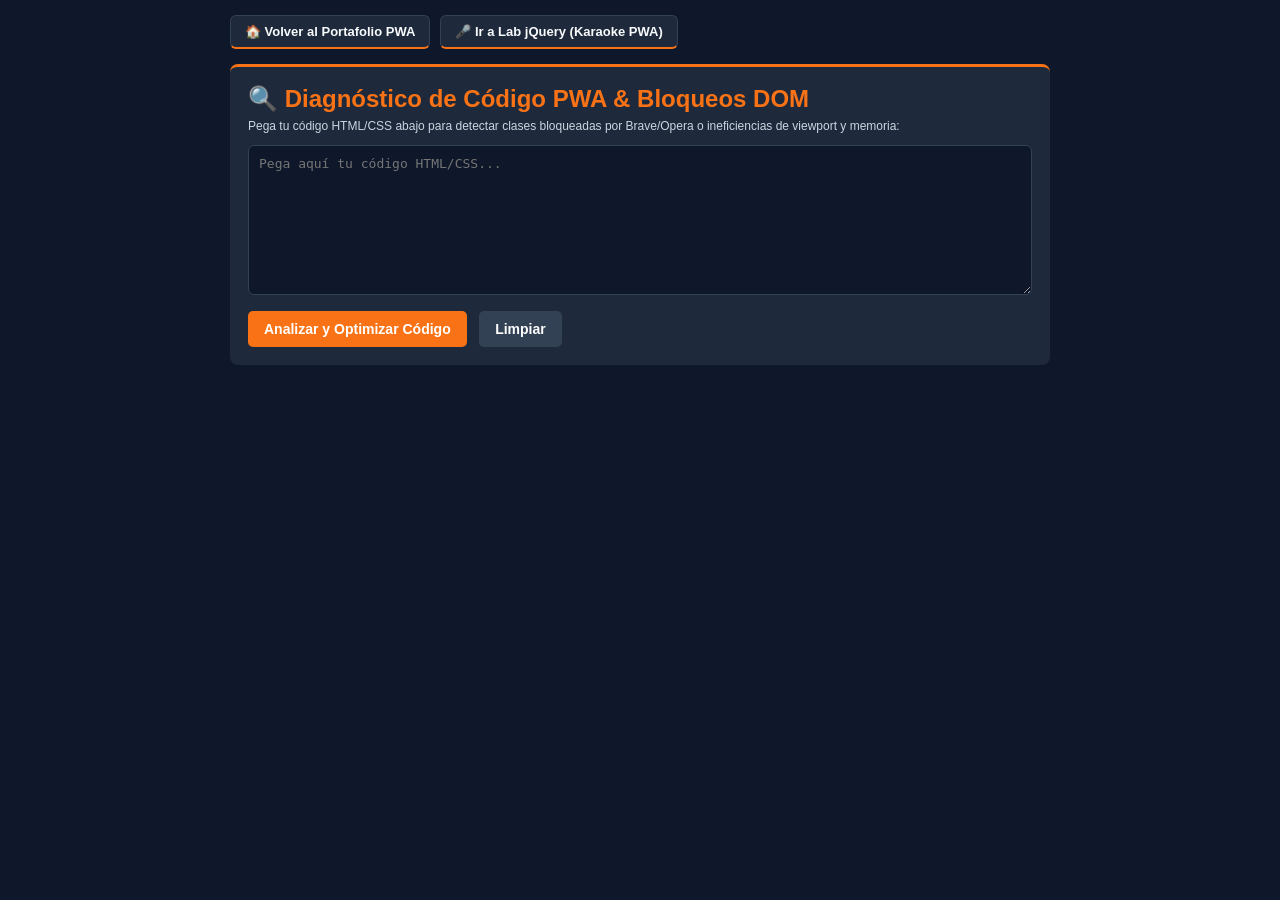
<file: fase-ui-pwa/semana 2/diagnostico.html>
<!DOCTYPE html>
<html lang="es">
<head>
    <meta charset="UTF-8">
    <meta name="viewport" content="width=device-width, initial-scale=1.0, maximum-scale=1.0, user-scalable=no">
    <meta name="theme-color" content="#f97316">
    <title>Analizador de Código PWA / DOM</title>
    <script src="https://code.jquery.com/jquery-3.6.0.min.js"></script>
    <style>
        * {
            box-sizing: border-box;
            margin: 0;
            padding: 0;
        }
        body {
            font-family: 'Segoe UI', Tahoma, Geneva, Verdana, sans-serif;
            background: #0f172a;
            color: #fff;
            padding: 15px;
            min-height: 100dvh;
        }
        .diagnostico-wrapper {
            max-width: 820px;
            margin: 0 auto;
        }
        .nav-retorno {
            display: flex;
            flex-wrap: wrap;
            gap: 10px;
            margin-bottom: 15px;
        }
        .nav-link {
            display: inline-block;
            background: #1e293b;
            color: #f8fafc;
            text-decoration: none;
            padding: 8px 14px;
            border-radius: 6px;
            border: 1px solid #334155;
            border-bottom: 2px solid #f97316;
            font-size: 13px;
            font-weight: 600;
            transition: background 0.2s ease, color 0.2s ease;
        }
        .nav-link:hover {
            background: #334155;
            color: #f97316;
        }
        .box {
            background: #1e293b;
            padding: 18px;
            border-radius: 8px;
            margin-bottom: 15px;
            border-top: 3px solid #f97316;
        }
        h2 {
            color: #f97316;
            margin-bottom: 6px;
        }
        .subtitulo-diag {
            font-size: 12px;
            color: #cbd5e1;
            margin-bottom: 12px;
        }
        textarea {
            width: 100%;
            height: 150px;
            background: #0f172a;
            color: #fde047;
            border: 1px solid #334155;
            border-radius: 6px;
            padding: 10px;
            font-family: monospace;
            font-size: 13px;
            margin-bottom: 12px;
            resize: vertical;
        }
        textarea:focus {
            outline: none;
            border-color: #f97316;
            box-shadow: 0 0 0 3px rgba(249, 115, 22, 0.2);
        }
        .btn {
            background: #f97316;
            color: white;
            border: none;
            padding: 10px 16px;
            border-radius: 5px;
            cursor: pointer;
            font-weight: bold;
            font-size: 14px;
        }
        .btn:hover {
            background: #ea580c;
        }
        .btn-secundario {
            background: #334155;
            margin-left: 8px;
        }
        .btn-secundario:hover {
            background: #475569;
        }
        .result {
            padding: 18px;
            border-radius: 8px;
            margin-top: 10px;
            display: none;
        }
        .badge-danger {
            background: #ef4444;
            color: white;
            padding: 2px 6px;
            border-radius: 3px;
            font-size: 11px;
            font-weight: 700;
        }
        .badge-success {
            background: #22c55e;
            color: white;
            padding: 2px 6px;
            border-radius: 3px;
            font-size: 11px;
            font-weight: 700;
        }
        .detalles-reporte {
            font-size: 13px;
            margin: 10px 0 14px 0;
            line-height: 1.5;
        }
        .titulo-sugerido {
            color: #f97316;
            margin-bottom: 8px;
        }
    </style>
</head>
<body>
    <main class="diagnostico-wrapper">
        <nav class="nav-retorno" aria-label="Navegación rápida">
            <a href="index.html" class="nav-link">🏠 Volver al Portafolio PWA</a>
            <a href="lab-jquery/index.html" class="nav-link">🎤 Ir a Lab jQuery (Karaoke PWA)</a>
        </nav>

        <section class="box">
            <h2>🔍 Diagnóstico de Código PWA &amp; Bloqueos DOM</h2>
            <p class="subtitulo-diag">
                Pega tu código HTML/CSS abajo para detectar clases bloqueadas por Brave/Opera o ineficiencias de viewport y memoria:
            </p>
            <textarea id="codigoInput" placeholder="Pega aquí tu código HTML/CSS..."></textarea>
            <div>
                <button class="btn" id="btnAnalizar" type="button">Analizar y Optimizar Código</button>
                <button class="btn btn-secundario" id="btnLimpiar" type="button">Limpiar</button>
            </div>
        </section>

        <section id="panelResultado" class="box result">
            <h3>Informe de Diagnóstico y Viabilidad:</h3>
            <div id="detallesReporte" class="detalles-reporte"></div>
            <h4 class="titulo-sugerido">Código Sugerido / Optimizado:</h4>
            <textarea id="codigoSugerido" readonly></textarea>
        </section>
    </main>

    <script>
        $(document).ready(function() {
            $('#btnAnalizar').off('click').on('click', function() {
                var src = $('#codigoInput').val();
                if (!src.trim()) {
                    alert('Por favor pega algún código HTML o CSS para analizar.');
                    return;
                }

                var hallazgos = [];
                var limpio = src;

                // 1. Detección de nombres de clases bloqueadas por Brave / Opera
                var clasesBloqueo = [/ad-banner/gi, /promo-box/gi, /social-ads/gi, /analytics/gi, /tracker/gi];
                clasesBloqueo.forEach(function(regex) {
                    if (regex.test(src)) {
                        hallazgos.push(
                            '<span class="badge-danger">BLOQUEO GRAVE</span> Detectada clase sospechosa ' +
                            regex.source + ' (Brave/Opera la ocultarán). Reemplazar por .seccion-destacada o nombre semántico.'
                        );
                        limpio = limpio.replace(regex, 'seccion-destacada');
                    }
                });

                // 2. Detección de Viewport rígido (100vh)
                if (/100vh/gi.test(src) && !/min-height\s*:\s*100dvh/gi.test(src)) {
                    hallazgos.push(
                        '<span class="badge-danger">DESBORDAMIENTO</span> Se detectó 100vh rígido. Reemplazar por min-height: 100dvh.'
                    );
                    limpio = limpio.replace(/height\s*:\s*100vh\s*;?/gi, 'min-height: 100dvh;');
                    limpio = limpio.replace(/100vh/gi, '100dvh');
                }

                // 3. Verificación básica de limpieza de eventos en delegación jQuery
                if (/\$\(\s*document\s*\)\.on\(/gi.test(src) && !/\.off\(/gi.test(src)) {
                    hallazgos.push(
                        '<span class="badge-danger">MEMORY LEAK</span> Se detectó $(document).on(...) sin limpieza previa con .off().'
                    );
                }

                // 4. Evaluación de Viabilidad
                var viabilidad = hallazgos.length <= 2
                    ? '<span class="badge-success">CÓDIGO RESCATABLE</span> Aplica los cambios sugeridos abajo.'
                    : '<span class="badge-danger">REFACTORIZAR</span> Demasiadas inconsistencias, conviene rehacer la maquetación.';

                var htmlReporte = '<p><strong>Dictamen:</strong> ' + viabilidad + '</p><ul style="padding-left:20px; margin-top:8px;">';
                hallazgos.forEach(function(h) {
                    htmlReporte += '<li style="margin-bottom:6px;">' + h + '</li>';
                });
                if (hallazgos.length === 0) {
                    htmlReporte += '<li><span class="badge-success">EXCELENTE</span> No se encontraron nombres de clases bloqueables ni errores de viewport.</li>';
                }
                htmlReporte += '</ul>';

                $('#detallesReporte').html(htmlReporte);
                $('#codigoSugerido').val(limpio);
                $('#panelResultado').slideDown();
            });

            $('#btnLimpiar').off('click').on('click', function() {
                $('#codigoInput').val('');
                $('#codigoSugerido').val('');
                $('#detallesReporte').empty();
                $('#panelResultado').slideUp();
            });
        });
    </script>
</body>
</html>
</file>
<file: fase-ui-pwa/styles.css>
/* ============================================================================
   HOJA DE ESTILOS — SABORES DE MI TIERRA (MICROEMPRESA BOLIVIANA & LÍNEA EMBOL)
   Diseño Web II • UPDS • Sistema Full Frontend SPA + Vista Móvil 0 Scroll
   - Paleta culinaria boliviana (Terracota #9a3412, Dorado #d97706, Rojo Embol #dc2626)
   - Modo Claro y Modo Oscuro (body.dark-mode)
   - Cumplimiento 4 Puntos Críticos UI Móvil: 100dvh, botones >= 44px, ellipsis y landscape
   ============================================================================ */

/* === [BASE]: Variables CSS Modo Claro === */
:root {
  --primary-terra: #9a3412;
  --primary-dark: #431407;
  --accent-gold: #d97706;
  --accent-amber: #f59e0b;
  --embol-red: #dc2626;
  --cash-green: #15803d;
  --qr-blue: #0284c7;
  --bg-body: #fffaf5;
  --bg-card: #ffffff;
  --bg-soft: #fef3c7;
  --bg-muted: #f8fafc;
  --text-main: #1e293b;
  --text-muted: #64748b;
  --border-color: #fed7aa;
  --shadow-card: 0 6px 20px rgba(124, 45, 18, 0.08);
}

/* === [TEMA OSCURO]: Variables CSS Modo Oscuro (body.dark-mode) === */
body.dark-mode {
  --bg-body: #140c08;
  --bg-card: #1f140e;
  --bg-soft: #2e1b10;
  --bg-muted: #291912;
  --text-main: #f8fafc;
  --text-muted: #cbd5e1;
  --border-color: #5c2d16;
  --shadow-card: 0 8px 26px rgba(0, 0, 0, 0.45);
}

* {
  box-sizing: border-box;
  margin: 0;
  padding: 0;
}

body {
  background-color: var(--bg-body);
  color: var(--text-main);
  font-family: 'Segoe UI', system-ui, -apple-system, BlinkMacSystemFont, sans-serif;
  min-height: 100dvh; /* Punto Crítico #1: Evita compresión al abrir teclado móvil */
  overflow-x: hidden;
  transition: background-color 0.25s ease, color 0.25s ease;
}

body.dark-mode .text-muted {
  color: #cbd5e1 !important;
}

body.dark-mode .form-control,
body.dark-mode .form-select {
  background-color: #291912;
  color: #f8fafc;
  border-color: #7c2d12;
}

body.dark-mode .table {
  --bs-table-bg: #1f140e;
  --bs-table-color: #f8fafc;
  --bs-table-border-color: #5c2d16;
  --bs-table-striped-bg: #291912;
}

/* === [DETECCIÓN MÓVIL]: Banner hacia mobile.html === */
.banner-deteccion-movil {
  display: none;
  background: var(--primary-dark);
  color: #fef3c7;
  padding: 8px 16px;
  font-size: 0.85rem;
  align-items: center;
  justify-content: space-between;
  gap: 10px;
  border-bottom: 2px solid var(--accent-amber);
}

.banner-deteccion-movil.visible {
  display: flex;
}

/* === [CABECERA SPA & CONTROLES DE ROL] === */
.navbar-sabores {
  background: linear-gradient(135deg, #431407 0%, #9a3412 100%);
  color: #ffffff;
  border-bottom: 3px solid var(--accent-amber);
  position: sticky;
  top: 0;
  z-index: 1020;
  box-shadow: 0 4px 14px rgba(67, 20, 7, 0.22);
}

.brand-logo-box {
  display: flex;
  align-items: center;
  gap: 10px;
  text-decoration: none;
  color: #ffffff;
}

.brand-emblem {
  width: 40px;
  height: 40px;
  border-radius: 10px;
  background: linear-gradient(135deg, #f59e0b, #dc2626);
  display: inline-flex;
  align-items: center;
  justify-content: center;
  font-weight: 800;
  font-size: 1rem;
  color: #ffffff;
  border: 2px solid #fef3c7;
  flex-shrink: 0;
}

/* Navegación por las 3 Vistas SPA (Cliente / Trabajador / Administrador) */
.spa-role-tabs {
  display: flex;
  flex-wrap: wrap;
  gap: 8px;
  background: var(--bg-card);
  border: 1px solid var(--border-color);
  border-radius: 14px;
  padding: 8px;
  box-shadow: var(--shadow-card);
}

.btn-vista-spa {
  flex: 1;
  min-width: 170px;
  min-height: 44px;
  padding: 8px 14px;
  border-radius: 10px;
  border: 1px solid transparent;
  background: var(--bg-muted);
  color: var(--text-main);
  font-weight: 700;
  font-size: 0.9rem;
  cursor: pointer;
  display: inline-flex;
  align-items: center;
  justify-content: center;
  gap: 8px;
  transition: all 0.2s ease;
}

.btn-vista-spa:hover {
  border-color: var(--accent-amber);
  transform: translateY(-1px);
}

.btn-vista-spa.active {
  background: linear-gradient(135deg, #9a3412, #d97706);
  color: #ffffff;
  box-shadow: 0 4px 12px rgba(154, 52, 18, 0.28);
}

/* Paneles SPA (solo el activo visible) */
.vista-spa-panel {
  display: none;
}

.vista-spa-panel.active {
  display: block;
}

/* Badges de Estado Red y Rol Activo */
.estado-red-badge {
  display: inline-flex;
  align-items: center;
  padding: 5px 10px;
  border-radius: 18px;
  font-size: 0.75rem;
  font-weight: 700;
  background: #dcfce7;
  color: #166534;
  border: 1px solid #86efac;
  white-space: nowrap;
}

.rol-vista-badge {
  display: inline-flex;
  align-items: center;
  padding: 5px 11px;
  border-radius: 18px;
  font-size: 0.75rem;
  font-weight: 700;
  white-space: nowrap;
}

.rol-vista-badge.rol-cliente {
  background: #dbeafe;
  color: #1e40af;
  border: 1px solid #93c5fd;
}

.rol-vista-badge.rol-trabajador {
  background: #ccfbf1;
  color: #0f766e;
  border: 1px solid #5eead4;
}

.rol-vista-badge.rol-admin {
  background: #fef3c7;
  color: #92400e;
  border: 1px solid #fcd34d;
}

/* Menú hamburguesa desplegable */
.nav-menu-desplegable {
  display: none;
  background: #431407;
  border-top: 1px solid rgba(254, 215, 170, 0.25);
  padding: 10px 18px;
}

.nav-menu-desplegable.open {
  display: block;
}

/* Tarjetas generales y del catálogo */
.card-sabores {
  background: var(--bg-card);
  border: 1px solid var(--border-color);
  border-radius: 14px;
  box-shadow: var(--shadow-card);
}

.producto-card {
  background: var(--bg-card);
  border: 1px solid var(--border-color);
  border-radius: 12px;
  overflow: hidden;
  display: flex;
  flex-direction: column;
  height: 100%;
  transition: transform 0.2s ease, box-shadow 0.2s ease;
}

.producto-card:hover {
  transform: translateY(-3px);
  box-shadow: 0 10px 22px rgba(154, 52, 18, 0.14);
}

.producto-card-img {
  width: 100%;
  height: 135px;
  object-fit: cover;
  border-bottom: 1px solid var(--border-color);
}

.badge-plato {
  background: rgba(154, 52, 18, 0.12);
  color: #9a3412;
  border: 1px solid rgba(154, 52, 18, 0.3);
}

.badge-embol {
  background: rgba(220, 38, 38, 0.12);
  color: #dc2626;
  border: 1px solid rgba(220, 38, 38, 0.3);
}

body.dark-mode .badge-plato {
  color: #fbbf24;
  border-color: rgba(251, 191, 36, 0.35);
}

body.dark-mode .badge-embol {
  color: #f87171;
  border-color: rgba(248, 113, 113, 0.35);
}

/* Validación visual en tiempo real (blur / input) */
.form-control.input-invalido,
.form-select.input-invalido {
  border-color: #dc2626 !important;
  box-shadow: 0 0 0 3px rgba(220, 38, 38, 0.16);
}

.form-control.input-valido,
.form-select.input-valido {
  border-color: #16a34a !important;
  box-shadow: 0 0 0 3px rgba(22, 163, 74, 0.15);
}

.error-msg {
  display: none;
  color: #dc2626;
  font-size: 0.76rem;
  font-weight: 600;
  margin-top: 3px;
}

.error-msg.visible {
  display: block;
}

/* === [4 PUNTOS CRÍTICOS UI]: Cola Blindada, Botón 44x44px y Ellipsis === */
.btn-tactil {
  min-width: 44px;
  min-height: 44px;
  padding: 6px 12px;
  border-radius: 8px;
  font-weight: 600;
  display: inline-flex;
  align-items: center;
  justify-content: center;
  gap: 5px;
  flex-shrink: 0;
}

.cola-karaoke {
  background: var(--bg-card);
  border: 1px solid var(--border-color);
  border-radius: 12px;
  padding: 14px;
}

.fila-cancion {
  display: flex;
  align-items: center;
  justify-content: space-between;
  gap: 10px;
  padding: 7px 10px;
  background: var(--bg-muted);
  border: 1px solid var(--border-color);
  border-radius: 8px;
  margin-bottom: 6px;
}

.titulo-truncado {
  flex: 1;
  min-width: 0;
  white-space: nowrap;
  overflow: hidden;
  text-overflow: ellipsis;
  font-size: 0.85rem;
  font-weight: 600;
}

.lista-segura {
  list-style: none;
  padding: 0;
  margin: 0;
  max-height: 220px;
  overflow-y: auto;
}

.item-reserva {
  padding: 8px 10px;
  background: var(--bg-muted);
  border-left: 4px solid var(--accent-amber);
  border-radius: 6px;
  margin-bottom: 6px;
  font-size: 0.84rem;
  word-break: break-word;
}

/* Tabla de Auditoría 200+ Eventos con cabecera fija */
.tabla-auditoria-wrap {
  max-height: 420px;
  overflow-y: auto;
  border: 1px solid var(--border-color);
  border-radius: 10px;
}

.tabla-auditoria-wrap thead th {
  position: sticky;
  top: 0;
  background: #431407;
  color: #fef3c7;
  z-index: 2;
  font-size: 0.8rem;
}

/* Tarjetas KPI */
.kpi-card {
  background: var(--bg-card);
  border: 1px solid var(--border-color);
  border-left: 4px solid var(--primary-terra);
  border-radius: 12px;
  padding: 12px 14px;
  box-shadow: var(--shadow-card);
}

.kpi-card.kpi-verde { border-left-color: var(--cash-green); }
.kpi-card.kpi-rojo { border-left-color: var(--embol-red); }
.kpi-card.kpi-azul { border-left-color: var(--qr-blue); }
.kpi-card.kpi-dorado { border-left-color: var(--accent-amber); }

.kpi-valor {
  font-size: 1.3rem;
  font-weight: 800;
  color: var(--primary-terra);
  line-height: 1.15;
}

body.dark-mode .kpi-valor {
  color: var(--accent-amber);
}

/* Modales Bootstrap-free (100% JS Vanilla) */
.modal-custom-overlay {
  display: none;
  position: fixed;
  inset: 0;
  background: rgba(15, 23, 42, 0.72);
  backdrop-filter: blur(3px);
  z-index: 2050;
  align-items: center;
  justify-content: center;
  padding: 14px;
}

.modal-custom-overlay.visible {
  display: flex;
}

.modal-custom-card {
  background: var(--bg-card);
  color: var(--text-main);
  width: 100%;
  max-width: 440px;
  border-radius: 14px;
  border-top: 5px solid var(--primary-terra);
  padding: 18px;
  box-shadow: 0 20px 50px rgba(0, 0, 0, 0.35);
  max-height: 92dvh;
  overflow-y: auto;
}

/* Toast Flotante */
.toast-custom-box {
  position: fixed;
  top: 16px;
  right: 16px;
  z-index: 3000;
  background: #431407;
  color: #ffffff;
  border-left: 5px solid #f59e0b;
  padding: 12px 16px;
  border-radius: 10px;
  box-shadow: 0 10px 26px rgba(0, 0, 0, 0.3);
  max-width: 330px;
  display: none;
}

.toast-custom-box.visible {
  display: block;
}

/* Punto Crítico #4: Modo Landscape compacto */
@media (orientation: landscape) and (max-height: 500px) {
  .navbar-sabores {
    padding-top: 4px !important;
    padding-bottom: 4px !important;
  }

  .producto-card-img {
    height: 95px;
  }

  .cola-karaoke {
    padding: 8px 12px;
  }
}

/* ============================================================================
   [VISTA MÓVIL COMPACTA 0 SCROLL]: mobile.html (100dvh / overflow: hidden)
   ============================================================================ */
html:has(body.vista-mobile),
body.vista-mobile {
  height: 100dvh;
  max-height: 100dvh;
  overflow: hidden;
  margin: 0;
  padding: 0;
  background: linear-gradient(135deg, #2b0d05 0%, #7c2d12 100%);
}

.pwa-container {
  width: 100%;
  height: 100dvh;
  max-height: 100dvh;
  min-height: 0;
  margin: 0 auto;
  background: var(--bg-body);
  color: var(--text-main);
  display: flex;
  flex-direction: column;
  overflow: hidden;
  position: relative;
}

@media (min-width: 1025px) {
  body.vista-mobile {
    display: flex;
    align-items: center;
    justify-content: center;
    padding: 12px;
  }

  .pwa-container {
    width: 404px;
    max-width: 404px;
    height: calc(100dvh - 24px);
    max-height: 760px;
    border-radius: 26px;
    border: 7px solid #2b0d05;
    border-top: 5px solid #f59e0b;
    box-shadow: 0 24px 60px rgba(0, 0, 0, 0.55);
    overflow: hidden;
  }
}

.phone-status-bar {
  background: #2b0d05;
  color: #fef3c7;
  padding: 4px 10px;
  font-size: 10px;
  display: flex;
  justify-content: space-between;
  align-items: center;
  gap: 4px;
  flex-shrink: 0;
}

.pwa-header {
  background: var(--bg-card);
  border-bottom: 2px solid var(--primary-terra);
  padding: 7px 10px;
  display: flex;
  justify-content: space-between;
  align-items: center;
  flex-shrink: 0;
}

body.vista-mobile #navMenu {
  position: absolute;
  top: 78px;
  left: 8px;
  right: 8px;
  border-radius: 10px;
  z-index: 1080;
  box-shadow: 0 12px 26px rgba(0, 0, 0, 0.45);
}

.pwa-main-content {
  padding: 8px 10px;
  flex: 1;
  min-height: 0;
  overflow: hidden;
  display: flex;
  flex-direction: column;
}

.mobile-tab-panel,
.mobile-subpanel {
  display: none;
}

.mobile-tab-panel.active,
.mobile-subpanel.active {
  display: flex;
  flex-direction: column;
  flex: 1;
  min-height: 0;
  overflow: hidden;
  gap: 6px;
}

body.vista-mobile .flex-fill {
  flex: 1 1 0;
  min-height: 0;
}

.mobile-subnav {
  display: flex;
  gap: 6px;
  flex-shrink: 0;
}

.btn-subtab {
  flex: 1;
  min-height: 32px;
  padding: 4px 8px;
  border-radius: 8px;
  border: 1px solid var(--border-color);
  background: var(--bg-card);
  color: var(--text-muted);
  font-size: 0.74rem;
  font-weight: 700;
  cursor: pointer;
  display: inline-flex;
  align-items: center;
  justify-content: center;
  gap: 4px;
}

.btn-subtab.active {
  background: linear-gradient(135deg, #9a3412, #d97706);
  color: #ffffff;
  border-color: transparent;
}

/* Grillas y tarjetas compactas móviles (sin scroll de página) */
.compact-grid-2 {
  display: grid;
  grid-template-columns: repeat(2, 1fr);
  gap: 6px;
}

.compact-menu-grid {
  display: grid;
  grid-template-columns: repeat(2, 1fr);
  gap: 6px;
  flex: 1;
  min-height: 0;
  overflow-y: auto;
  padding-right: 2px;
}

.compact-card {
  background: var(--bg-card);
  border: 1px solid var(--border-color);
  border-radius: 10px;
  padding: 7px;
  display: flex;
  flex-direction: column;
  min-height: 0;
}

.compact-card-img {
  width: 100%;
  height: 52px;
  object-fit: cover;
  border-radius: 6px;
  margin-bottom: 4px;
  flex-shrink: 0;
}

.compact-card h5 {
  font-size: 0.74rem;
  font-weight: 700;
  color: var(--primary-terra);
  margin: 0 0 2px 0;
  white-space: nowrap;
  overflow: hidden;
  text-overflow: ellipsis;
}

body.dark-mode .compact-card h5 {
  color: var(--accent-amber);
}

.compact-card p {
  font-size: 0.65rem;
  color: var(--text-muted);
  margin: 0 0 4px 0;
  line-height: 1.2;
  display: -webkit-box;
  -webkit-line-clamp: 2;
  line-clamp: 2;
  -webkit-box-orient: vertical;
  overflow: hidden;
}

.mobile-scroll-inner {
  flex: 1;
  min-height: 0;
  overflow-y: auto;
}

.mobile-bottom-nav {
  background: #431407;
  border-top: 2px solid #f59e0b;
  display: grid;
  grid-template-columns: repeat(4, 1fr);
  height: 52px;
  flex-shrink: 0;
  z-index: 950;
}

.btn-nav-tab {
  min-height: 50px;
  background: transparent;
  border: none;
  color: #fed7aa;
  font-size: 0.64rem;
  font-weight: 600;
  display: flex;
  flex-direction: column;
  align-items: center;
  justify-content: center;
  gap: 2px;
  cursor: pointer;
}

.btn-nav-tab.active {
  color: #fbbf24;
  background: rgba(245, 158, 11, 0.16);
}

@media (orientation: landscape) and (max-height: 500px) {
  .mobile-bottom-nav {
    height: 44px;
  }

  .btn-nav-tab {
    min-height: 44px;
  }
}

/* ============================================================================
   [PLANILLA DIGITAL FÍSICA DE CAJA Y KARDEX (A - J)]: Vista Trabajador
   - Reproduce fielmente las 36 filas, columnas de boletas, stock restante (#),
     ventas ($), columnas QR destacadas y el cuadro de liquidación A a J
   ============================================================================ */
.planilla-wrapper {
  max-height: 460px;
  overflow: auto;
  border: 2px solid #431407;
  border-radius: 8px;
  background: var(--bg-card);
}

body.vista-mobile .planilla-wrapper {
  flex: 1 1 0;
  min-height: 0;
  max-height: none;
}

.tabla-planilla-fisica {
  width: 100%;
  border-collapse: collapse;
  font-size: 0.72rem;
  white-space: nowrap;
}

.tabla-planilla-fisica th,
.tabla-planilla-fisica td {
  border: 1px solid #cbd5e1;
  padding: 2px 4px;
  text-align: center;
  vertical-align: middle;
}

body.dark-mode .tabla-planilla-fisica th,
body.dark-mode .tabla-planilla-fisica td {
  border-color: #5c2d16;
}

.tabla-planilla-fisica thead th {
  position: sticky;
  top: 0;
  z-index: 4;
  background: #431407;
  color: #fef3c7;
  font-weight: 700;
  padding: 4px;
}

.tabla-planilla-fisica thead tr:nth-child(2) th {
  top: 26px;
  background: #7c2d12;
}

/* Columnas fijas a la izquierda (ITEM, P.U., INI) para navegar horizontalmente */
.tabla-planilla-fisica .col-fija-item {
  position: sticky;
  left: 0;
  z-index: 3;
  background: var(--bg-card);
  text-align: left;
  font-weight: 700;
  min-width: 132px;
  max-width: 132px;
  overflow: hidden;
  text-overflow: ellipsis;
}

.tabla-planilla-fisica .col-fija-pu {
  position: sticky;
  left: 132px;
  z-index: 3;
  background: var(--bg-muted);
  font-weight: 700;
  min-width: 36px;
}

.tabla-planilla-fisica .col-fija-ini {
  position: sticky;
  left: 168px;
  z-index: 3;
  background: var(--bg-soft);
  font-weight: 700;
  min-width: 40px;
}

.tabla-planilla-fisica thead th.col-fija-item,
.tabla-planilla-fisica thead th.col-fija-pu,
.tabla-planilla-fisica thead th.col-fija-ini {
  z-index: 6;
  background: #431407;
  color: #fef3c7;
}

.tabla-planilla-fisica .planilla-col-qr {
  background: rgba(14, 165, 233, 0.14);
}

.tabla-planilla-fisica thead th.planilla-col-qr {
  background: #0369a1 !important;
  color: #ffffff;
}

.planilla-input-cell {
  width: 34px;
  border: 1px solid transparent;
  background: transparent;
  color: var(--text-main);
  text-align: center;
  font-weight: 600;
  font-size: 0.72rem;
  padding: 1px;
  border-radius: 3px;
}

.planilla-input-cell:focus {
  outline: none;
  border-color: #d97706;
  background: rgba(245, 158, 11, 0.14);
}

.planilla-select-metodo {
  font-size: 0.65rem;
  font-weight: 700;
  border: none;
  border-radius: 3px;
  padding: 1px 2px;
  background: rgba(255, 255, 255, 0.9);
  color: #0f172a;
  cursor: pointer;
}

.tabla-planilla-fisica tfoot tr {
  background: #fef3c7;
  color: #431407;
  font-weight: 800;
}

body.dark-mode .tabla-planilla-fisica tfoot tr {
  background: #2e1b10;
  color: #fbbf24;
}

/* Cuadro Oficial de Liquidación A a J (Fiel a la hoja física) */
.cuadro-liquidacion-aj {
  background: var(--bg-card);
  border: 2px solid #431407;
  border-radius: 10px;
  padding: 10px 12px;
  font-size: 0.78rem;
}

.fila-liquidacion {
  display: flex;
  align-items: center;
  justify-content: space-between;
  gap: 8px;
  padding: 4px 6px;
  border-bottom: 1px dashed var(--border-color);
}

.fila-liquidacion:last-child {
  border-bottom: none;
}

.fila-liquidacion.destacada {
  background: rgba(245, 158, 11, 0.16);
  font-weight: 800;
  border-radius: 5px;
}

.codigo-letra {
  display: inline-flex;
  align-items: center;
  justify-content: center;
  width: 22px;
  height: 22px;
  border-radius: 4px;
  background: #431407;
  color: #fef3c7;
  font-weight: 800;
  font-size: 0.72rem;
  flex-shrink: 0;
}

.formula-pill {
  font-size: 0.66rem;
  font-family: Consolas, monospace;
  background: var(--bg-soft);
  color: var(--primary-terra);
  padding: 1px 6px;
  border-radius: 4px;
  border: 1px solid var(--border-color);
  font-weight: 700;
}

body.dark-mode .formula-pill {
  color: #fbbf24;
}

.liq-input {
  width: 82px;
  text-align: right;
  font-weight: 700;
  font-size: 0.78rem;
  padding: 2px 6px;
}
</file>
<file: fase-ui-pwa/semana 2/styles.css>
/* ==========================================================================
   1. ESTILOS BASE Y CONFIGURACIÓN PWA (Adaptable Móvil / Tablet / PC)
   ========================================================================== */
* {
    box-sizing: border-box;
    margin: 0;
    padding: 0;
    font-family: 'Segoe UI', Tahoma, Geneva, Verdana, sans-serif;
}

body {
    background-color: #f1f5f9;
    color: #1e293b;
    line-height: 1.6;
    padding: 10px;
    min-height: 100dvh;
    transition: background-color 0.3s ease, color 0.3s ease;
}

/* Soporte Modo Oscuro (Base Semana 1) */
body.dark-mode {
    background-color: #020617;
    color: #e2e8f0;
}

body.dark-mode .pwa-container {
    background: #0f172a;
    box-shadow: 0 4px 24px rgba(0, 0, 0, 0.45);
}

body.dark-mode .filter-section,
body.dark-mode .catalog-section,
body.dark-mode .contact-section,
body.dark-mode .bitacora-section {
    background: #1e293b;
    border-color: #334155;
    color: #f1f5f9;
}

body.dark-mode .filter-section h3,
body.dark-mode .catalog-section h3,
body.dark-mode .contact-section h3,
body.dark-mode .bitacora-section h3,
body.dark-mode label {
    color: #f8fafc;
}

body.dark-mode .item-card,
body.dark-mode .tarjeta-item,
body.dark-mode .card-acceso {
    background: #0f172a;
    color: #cbd5e1;
    border-color: #334155;
}

body.dark-mode select,
body.dark-mode input,
body.dark-mode textarea {
    background: #0f172a;
    color: #f8fafc;
    border-color: #475569;
}

/* Barra superior de aviso y estado de red */
.top-status-bar {
    max-width: 768px;
    margin: 0 auto 8px auto;
    display: flex;
    flex-wrap: wrap;
    justify-content: space-between;
    align-items: center;
    gap: 8px;
}

.pwa-notice {
    font-size: 12px;
    color: #64748b;
    font-weight: 500;
}

body.dark-mode .pwa-notice {
    color: #94a3b8;
}

.network-badge {
    font-size: 12px;
    font-weight: 600;
    padding: 4px 10px;
    border-radius: 999px;
    background: #dcfce7;
    color: #166534;
    border: 1px solid rgba(15, 23, 42, 0.1);
}

/* Contenedor principal optimizado para vistas móviles/tablet */
.pwa-container {
    max-width: 768px;
    margin: 0 auto;
    background: #ffffff;
    border-radius: 12px;
    box-shadow: 0 4px 20px rgba(0, 0, 0, 0.08);
    overflow: hidden;
    border-top: 4px solid #f97316;
}

header {
    background: #0f172a;
    color: #fff;
    padding: 16px 20px;
    display: flex;
    justify-content: space-between;
    align-items: center;
    gap: 12px;
    border-bottom: 2px solid #f97316;
}

.brand-subtitle {
    color: #cbd5e1;
    font-size: 12px;
}

.header-actions {
    display: flex;
    align-items: center;
    gap: 10px;
}

.btn-theme {
    background: #1e293b;
    color: #f8fafc;
    border: 1px solid #475569;
    padding: 6px 10px;
    border-radius: 6px;
    font-size: 12px;
    font-weight: 600;
    cursor: pointer;
    transition: border-color 0.2s ease, background 0.2s ease;
}

.btn-theme:hover {
    border-color: #f97316;
    background: #334155;
}

/* ==========================================================================
   2. MENÚ HAMBURGUESA Y ESTADO DE HIDRATACIÓN SSR
   ========================================================================== */
.menu-toggle {
    background: none;
    border: 1px solid transparent;
    color: #f97316;
    font-size: 24px;
    cursor: pointer;
    padding: 4px 8px;
    border-radius: 6px;
}

.menu-toggle.btn-estatico {
    font-size: 12px;
    color: #cbd5e1;
    border-color: #475569;
    cursor: wait;
}

.nav-menu {
    display: none;
    background: #1e293b;
    padding: 10px 20px;
    border-bottom: 1px solid #334155;
}

.nav-menu ul {
    list-style: none;
}

.nav-menu ul li {
    padding: 8px 0;
    border-bottom: 1px solid rgba(255, 255, 255, 0.05);
}

.nav-menu ul li:last-child {
    border-bottom: none;
}

.nav-menu ul li a {
    color: #cbd5e1;
    text-decoration: none;
    font-size: 14px;
    display: block;
    transition: color 0.2s;
}

.nav-menu ul li a:hover {
    color: #f97316;
}

.content {
    padding: 20px;
}

/* ==========================================================================
   3. ACCESOS RÁPIDOS DE SEMANA 2
   ========================================================================== */
.accesos-modulo {
    display: grid;
    grid-template-columns: repeat(auto-fit, minmax(220px, 1fr));
    gap: 12px;
    margin-bottom: 22px;
}

.card-acceso {
    display: flex;
    flex-direction: column;
    gap: 4px;
    padding: 14px;
    background: #f8fafc;
    border: 1px solid #e2e8f0;
    border-left: 4px solid #0f172a;
    border-radius: 8px;
    text-decoration: none;
    color: #1e293b;
    transition: transform 0.2s ease, border-color 0.2s ease;
}

.card-acceso:hover {
    transform: translateY(-2px);
    border-left-color: #f97316;
}

.card-acceso-principal {
    border-left-color: #f97316;
}

.card-acceso strong {
    font-size: 14px;
}

.card-acceso span {
    font-size: 12px;
    color: #64748b;
}

/* ==========================================================================
   4. FILTRO DE 3 CAPAS Y CATÁLOGO DOM
   ========================================================================== */
.filter-section,
.catalog-section {
    margin-bottom: 22px;
    background: #fafafa;
    padding: 18px;
    border-radius: 8px;
    border: 1px solid #e2e8f0;
    border-left: 4px solid #0f172a;
}

.filter-section h3,
.catalog-section h3,
.contact-section h3,
.bitacora-section h3 {
    font-size: 16px;
    margin-bottom: 12px;
    color: #0f172a;
}

select,
input,
textarea {
    width: 100%;
    padding: 11px;
    margin-bottom: 6px;
    border: 1px solid #cbd5e1;
    border-radius: 6px;
    font-size: 14px;
    transition: all 0.3s ease;
}

/* Matiz naranja serio en el enfoque (Focus) de campos */
select:focus,
input:focus,
textarea:focus {
    outline: none;
    border-color: #f97316;
    box-shadow: 0 0 0 3px rgba(249, 115, 22, 0.15);
}

.item-card {
    background: #fff;
    border-left: 4px solid #f97316;
    padding: 12px 15px;
    margin-top: 5px;
    box-shadow: 0 1px 3px rgba(0, 0, 0, 0.04);
    font-size: 14px;
    color: #334155;
    border-radius: 4px;
}

.filter-buttons {
    display: flex;
    flex-wrap: wrap;
    gap: 8px;
    margin-bottom: 12px;
}

.btn-filtro-dom {
    padding: 7px 12px;
    border: 1px solid #cbd5e1;
    background: #fff;
    color: #0f172a;
    border-radius: 6px;
    font-size: 13px;
    font-weight: 600;
    cursor: pointer;
    transition: all 0.2s ease;
}

.btn-filtro-dom.active,
.btn-filtro-dom:hover {
    background: #0f172a;
    color: #fff;
    border-color: #f97316;
}

.tarjetas-grid {
    display: grid;
    grid-template-columns: repeat(auto-fit, minmax(220px, 1fr));
    gap: 10px;
}

.tarjeta-item {
    background: #ffffff;
    border: 1px solid #e2e8f0;
    border-left: 4px solid #f97316;
    border-radius: 6px;
    padding: 12px;
    cursor: pointer;
    transition: box-shadow 0.2s ease;
}

.tarjeta-item:hover {
    box-shadow: 0 4px 12px rgba(15, 23, 42, 0.08);
}

.tarjeta-item h4 {
    font-size: 14px;
    margin-bottom: 4px;
}

.tarjeta-item p {
    font-size: 12px;
    color: #64748b;
}

/* ==========================================================================
   5. FORMULARIO DE CONTACTO Y BITÁCORA
   ========================================================================== */
.contact-section {
    background: #fff;
    padding: 18px;
    border-radius: 8px;
    border: 1px solid #e2e8f0;
    border-left: 4px solid #f97316;
    margin-bottom: 22px;
}

.form-group {
    margin-bottom: 14px;
}

label {
    display: block;
    font-size: 13px;
    font-weight: 600;
    margin-bottom: 5px;
    color: #475569;
}

.error-msg {
    color: #dc2626;
    font-size: 12px;
    display: none;
    margin-top: 3px;
    font-weight: 500;
}

button.submit-btn {
    background: #0f172a;
    color: white;
    border: none;
    padding: 12px;
    width: 100%;
    border-radius: 6px;
    font-weight: 600;
    cursor: pointer;
    border-bottom: 3px solid #f97316;
    transition: background 0.2s;
}

button.submit-btn:hover {
    background: #1e293b;
}

.success-alert {
    background: #f0fdf4;
    color: #166534;
    border: 1px solid #bbf7d0;
    padding: 12px;
    border-radius: 6px;
    margin-bottom: 15px;
    display: none;
    font-size: 14px;
    text-align: center;
    font-weight: 500;
}

.offline-alert {
    background: #ffedd5;
    color: #9a3412;
    border: 1px solid #fdba74;
    padding: 12px;
    border-radius: 6px;
    margin-bottom: 15px;
    display: none;
    font-size: 13px;
    text-align: center;
    font-weight: 600;
}

.bitacora-section {
    background: #fafafa;
    padding: 16px;
    border-radius: 8px;
    border: 1px solid #e2e8f0;
    border-left: 4px solid #0f172a;
}

.bitacora-header {
    display: flex;
    flex-wrap: wrap;
    justify-content: space-between;
    align-items: center;
    gap: 8px;
    margin-bottom: 10px;
}

.bitacora-header h3 {
    margin-bottom: 0;
}

.btn-like-portafolio {
    background: #ec4899;
    color: #fff;
    border: none;
    border-radius: 20px;
    padding: 6px 12px;
    font-size: 12px;
    font-weight: 600;
    cursor: pointer;
}

.log-stream {
    background: #020617;
    color: #38bdf8;
    padding: 10px;
    border-radius: 6px;
    max-height: 150px;
    overflow-y: auto;
    font-family: monospace;
    font-size: 12px;
}

.log-stream div {
    padding: 2px 0;
    border-bottom: 1px solid rgba(56, 189, 248, 0.1);
}

@media (min-width: 1025px) {
    body {
        background-color: #e2e8f0;
    }
}
</file>
